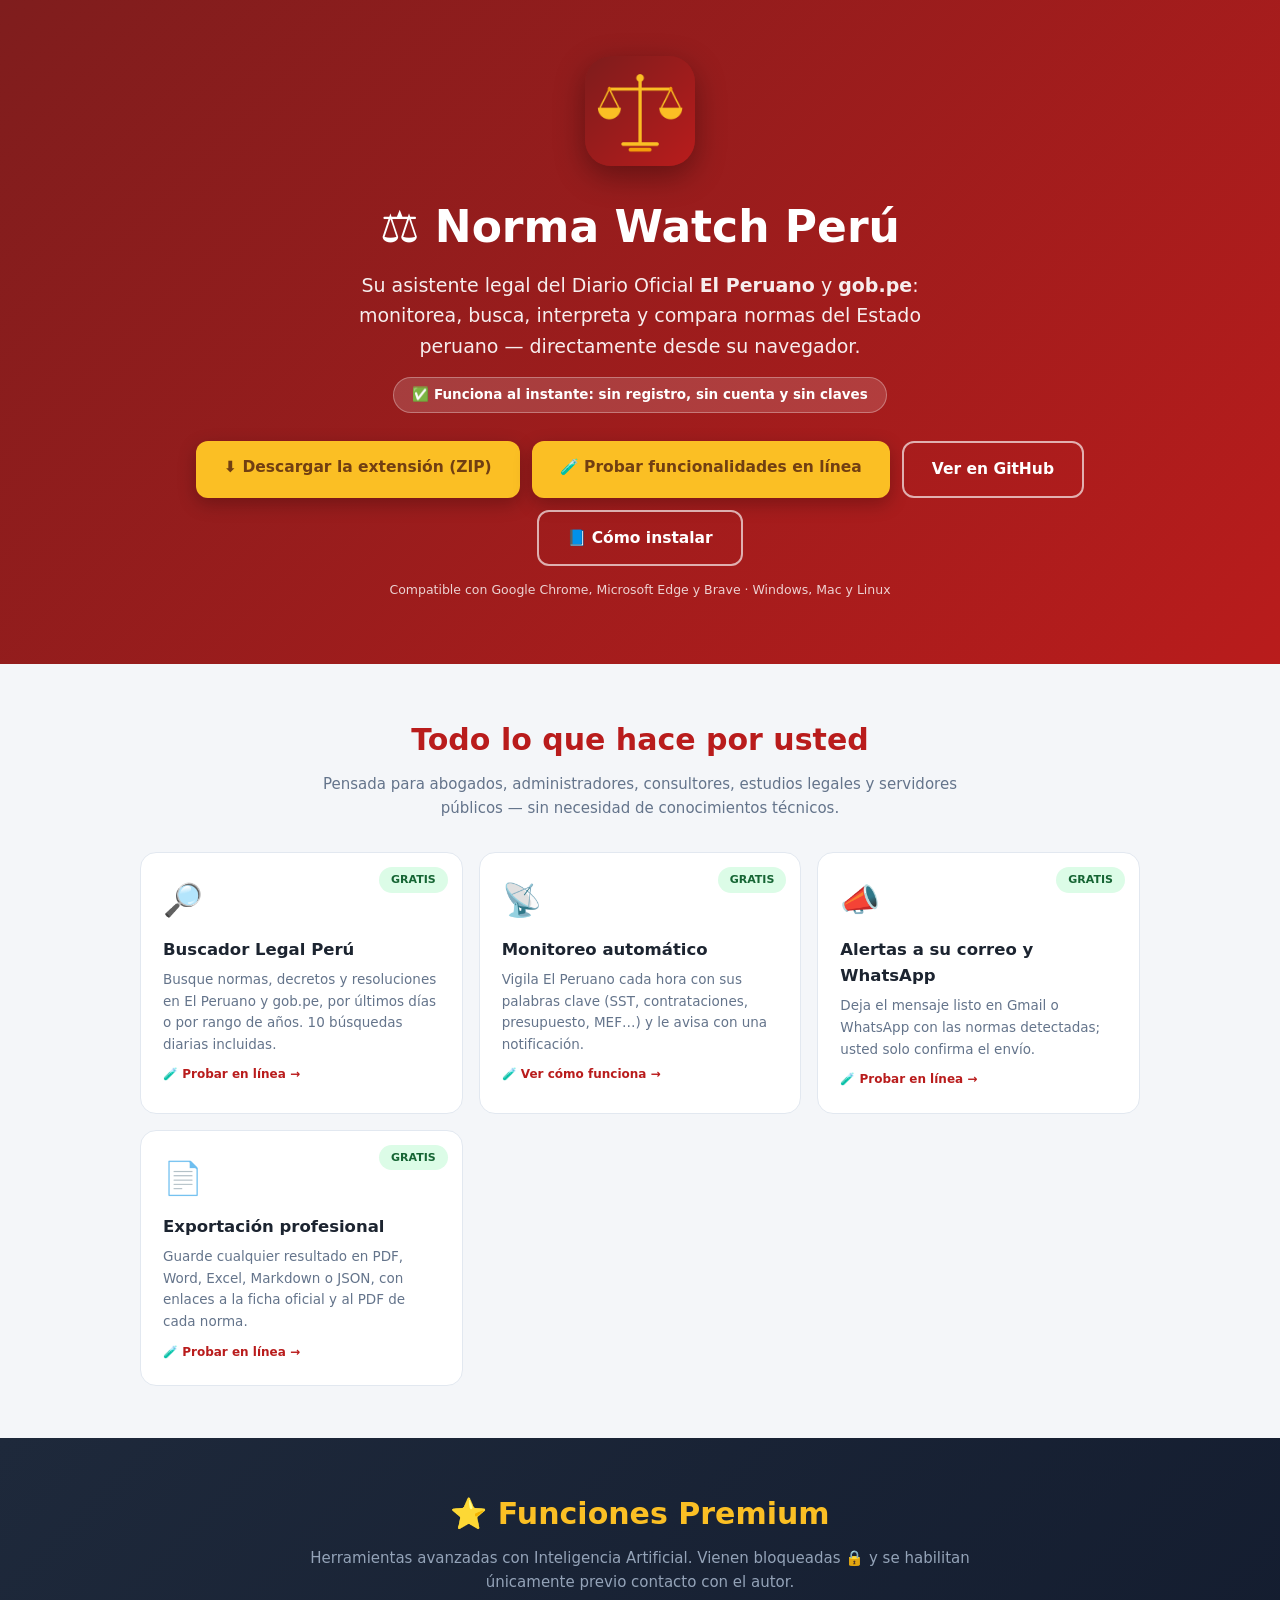
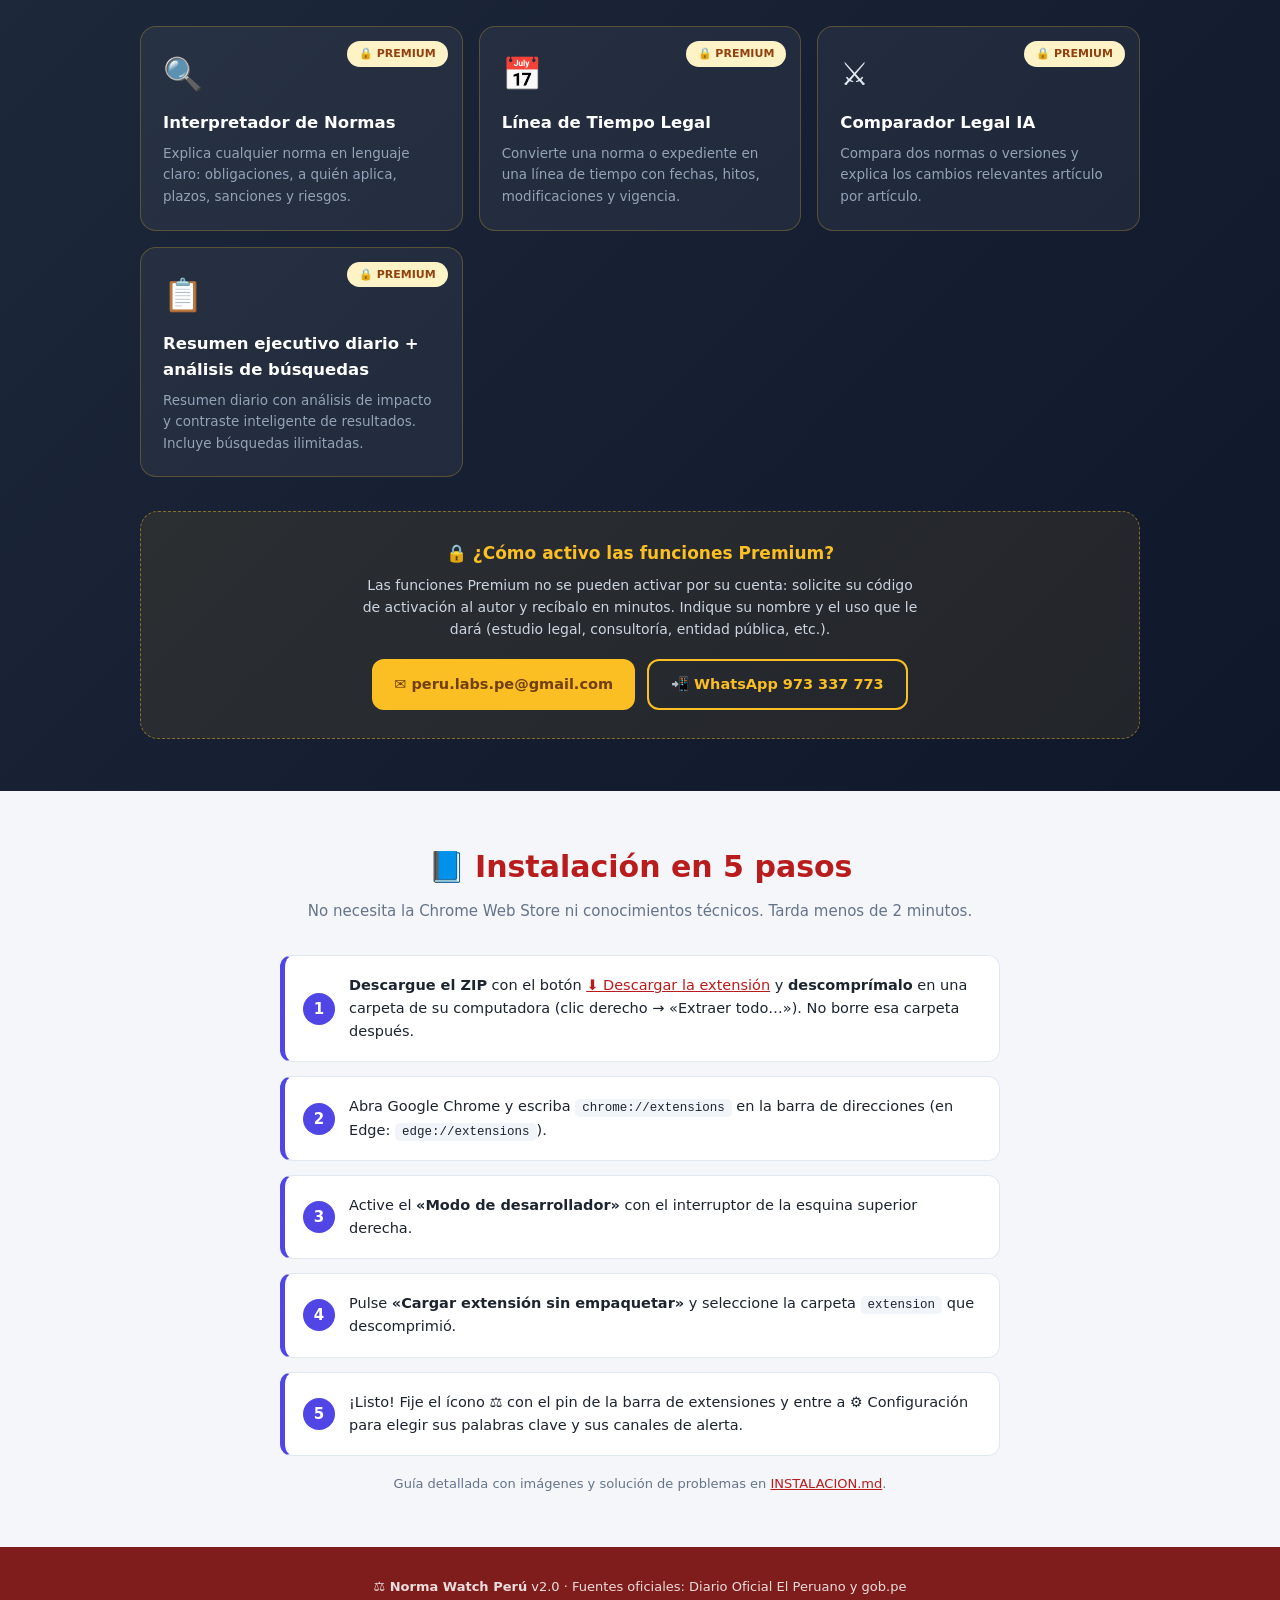
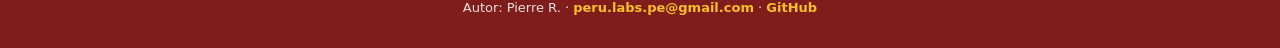
<file: index.html>
<!DOCTYPE html>
<html lang="es">
<head>
  <meta charset="UTF-8" />
  <meta name="viewport" content="width=device-width, initial-scale=1" />
  <title>Norma Watch Perú — Su asistente legal del Diario Oficial</title>
  <meta name="description" content="Norma Watch Perú: monitorea El Peruano y gob.pe, busca normas y jurisprudencia, recibe alertas y exporta a PDF, Word, Excel y más. Gratis, sin registro y sin claves." />
  <link rel="icon" type="image/png" sizes="32x32" href="favicon.png" />
  <link rel="icon" type="image/png" sizes="192x192" href="favicon-192.png" />
  <link rel="apple-touch-icon" href="apple-touch-icon.png" />
  <meta property="og:title" content="Norma Watch Perú" />
  <meta property="og:description" content="Monitorea, busca y analiza normas del Estado peruano desde su navegador." />
  <meta property="og:image" content="logo.png" />
  <style>
    :root {
      --granate-1: #7f1d1d;
      --granate-2: #b91c1c;
      --dorado: #fbbf24;
      --dorado-osc: #b45309;
      --tinta: #1c2430;
      --gris: #64748b;
      --fondo: #f4f6f9;
      --borde: #e2e8f0;
      --indigo: #4f46e5;
    }
    * { box-sizing: border-box; margin: 0; padding: 0; }
    html { scroll-behavior: smooth; }
    body { font-family: "Segoe UI", system-ui, -apple-system, sans-serif; color: var(--tinta); background: var(--fondo); line-height: 1.6; }
    img { max-width: 100%; }
    a { color: var(--granate-2); }

    .contenedor { max-width: 1040px; margin: 0 auto; padding: 0 20px; }

    /* ---------- hero ---------- */
    .hero { background: linear-gradient(135deg, var(--granate-1), var(--granate-2)); color: #fff; padding: 56px 0 64px; text-align: center; }
    .hero img.logo { width: 110px; height: 110px; border-radius: 26px; box-shadow: 0 10px 30px rgba(0,0,0,.35); }
    .hero h1 { font-size: clamp(28px, 5vw, 44px); margin: 18px 0 8px; }
    .hero p.lema { font-size: clamp(15px, 2.5vw, 19px); opacity: .92; max-width: 640px; margin: 0 auto 10px; }
    .cinta { display: inline-block; background: rgba(255,255,255,.15); border: 1px solid rgba(255,255,255,.3); border-radius: 30px; padding: 6px 18px; font-size: 13.5px; font-weight: 600; margin-top: 6px; }
    .botones { display: flex; flex-wrap: wrap; gap: 12px; justify-content: center; margin-top: 28px; }
    .btn { display: inline-block; border-radius: 12px; padding: 14px 28px; font-size: 15.5px; font-weight: 700; text-decoration: none; transition: transform .15s, box-shadow .15s; }
    .btn:hover { transform: translateY(-2px); }
    .btn-dorado { background: var(--dorado); color: #713f12; box-shadow: 0 6px 18px rgba(0,0,0,.25); }
    .btn-borde { background: transparent; color: #fff; border: 2px solid rgba(255,255,255,.65); }
    .hero small { display: block; margin-top: 14px; font-size: 12.5px; opacity: .8; }

    /* ---------- secciones ---------- */
    section { padding: 52px 0; }
    section h2 { font-size: clamp(22px, 3.5vw, 30px); color: var(--granate-2); text-align: center; margin-bottom: 8px; }
    section p.intro { text-align: center; color: var(--gris); max-width: 680px; margin: 0 auto 32px; font-size: 15px; }

    .tarjetas { display: grid; grid-template-columns: repeat(auto-fit, minmax(250px, 1fr)); gap: 16px; }
    .tarjeta { background: #fff; border: 1px solid var(--borde); border-radius: 16px; padding: 22px; position: relative; display: block; color: inherit; text-decoration: none; }
    a.tarjeta:hover { border-color: var(--granate-2); box-shadow: 0 4px 16px rgba(185,28,28,.12); }
    .probar-chip { display: inline-block; margin-top: 10px; font-size: 12px; font-weight: 800; color: var(--granate-2); }
    .tarjeta .ico { font-size: 32px; display: block; margin-bottom: 10px; }
    .tarjeta h3 { font-size: 16.5px; margin-bottom: 6px; }
    .tarjeta p { font-size: 13.5px; color: var(--gris); }
    .sello { position: absolute; top: 14px; right: 14px; font-size: 11px; font-weight: 800; border-radius: 20px; padding: 4px 12px; }
    .sello.gratis { background: #dcfce7; color: #166534; }
    .sello.premium { background: #fef3c7; color: #92400e; }

    /* ---------- premium ---------- */
    .zona-premium { background: linear-gradient(135deg, #1e293b, #0f172a); color: #e2e8f0; }
    .zona-premium h2 { color: var(--dorado); }
    .zona-premium p.intro { color: #94a3b8; }
    .zona-premium .tarjeta { background: rgba(255,255,255,.05); border: 1px solid rgba(251,191,36,.25); }
    .zona-premium .tarjeta h3 { color: #fff; }
    .zona-premium .tarjeta p { color: #94a3b8; }
    .candado-grande { text-align: center; margin-top: 34px; background: rgba(251,191,36,.08); border: 1px dashed rgba(251,191,36,.45); border-radius: 18px; padding: 28px 22px; }
    .candado-grande b { color: var(--dorado); font-size: 17px; display: block; margin-bottom: 6px; }
    .candado-grande p { font-size: 14px; color: #cbd5e1; max-width: 560px; margin: 0 auto 18px; }
    .contactos { display: flex; flex-wrap: wrap; gap: 12px; justify-content: center; }
    .contactos a { display: inline-flex; align-items: center; gap: 8px; background: var(--dorado); color: #713f12; border-radius: 12px; padding: 12px 22px; font-size: 14.5px; font-weight: 800; text-decoration: none; }
    .contactos a.sec { background: transparent; color: var(--dorado); border: 2px solid var(--dorado); }

    /* ---------- instalación ---------- */
    .pasos { max-width: 720px; margin: 0 auto; counter-reset: paso; }
    .paso { background: #fff; border: 1px solid var(--borde); border-left: 5px solid var(--indigo); border-radius: 12px; padding: 18px 20px 18px 64px; margin-bottom: 14px; position: relative; font-size: 14.5px; }
    .paso::before { counter-increment: paso; content: counter(paso); position: absolute; left: 18px; top: 50%; transform: translateY(-50%); width: 32px; height: 32px; border-radius: 50%; background: var(--indigo); color: #fff; font-weight: 800; display: flex; align-items: center; justify-content: center; font-size: 15px; }
    .paso code { background: #f1f5f9; border-radius: 5px; padding: 2px 7px; font-size: 12.5px; }
    .nota-instal { text-align: center; font-size: 13px; color: var(--gris); margin-top: 18px; }

    /* ---------- footer ---------- */
    footer { background: var(--granate-1); color: rgba(255,255,255,.85); text-align: center; padding: 30px 20px; font-size: 13px; }
    footer a { color: var(--dorado); text-decoration: none; font-weight: 700; }

    @media (max-width: 560px) {
      .hero { padding: 40px 0 48px; }
      .btn { width: 100%; text-align: center; }
      .contactos a { width: 100%; justify-content: center; }
      .paso { padding-left: 58px; }
    }
  </style>
</head>
<body>

  <!-- ================= HERO ================= -->
  <header class="hero">
    <div class="contenedor">
      <img class="logo" src="logo.png" alt="Logo de Norma Watch Perú: balanza dorada sobre fondo granate" />
      <h1>⚖️ Norma Watch Perú</h1>
      <p class="lema">Su asistente legal del Diario Oficial <b>El Peruano</b> y <b>gob.pe</b>: monitorea, busca, interpreta y compara normas del Estado peruano — directamente desde su navegador.</p>
      <span class="cinta">✅ Funciona al instante: sin registro, sin cuenta y sin claves</span>
      <div class="botones">
        <a class="btn btn-dorado" href="descargas/norma-watch-peru.zip" download>⬇️ Descargar la extensión (ZIP)</a>
        <a class="btn btn-dorado" href="probar.html">🧪 Probar funcionalidades en línea</a>
        <a class="btn btn-borde" href="https://github.com/oprbguitar/Norma-watch" target="_blank" rel="noopener">Ver en GitHub</a>
        <a class="btn btn-borde" href="#instalacion">📘 Cómo instalar</a>
      </div>
      <small>Compatible con Google Chrome, Microsoft Edge y Brave · Windows, Mac y Linux</small>
    </div>
  </header>

  <!-- ================= FUNCIONES GRATIS ================= -->
  <section id="funciones">
    <div class="contenedor">
      <h2>Todo lo que hace por usted</h2>
      <p class="intro">Pensada para abogados, administradores, consultores, estudios legales y servidores públicos — sin necesidad de conocimientos técnicos.</p>
      <div class="tarjetas">
        <a class="tarjeta" href="probar.html#buscador">
          <span class="sello gratis">GRATIS</span>
          <span class="ico">🔎</span>
          <h3>Buscador Legal Perú</h3>
          <p>Busque normas, decretos y resoluciones en El Peruano y gob.pe, por últimos días o por rango de años. 10 búsquedas diarias incluidas.</p>
          <span class="probar-chip">🧪 Probar en línea →</span>
        </a>
        <a class="tarjeta" href="probar.html#monitoreo">
          <span class="sello gratis">GRATIS</span>
          <span class="ico">📡</span>
          <h3>Monitoreo automático</h3>
          <p>Vigila El Peruano cada hora con sus palabras clave (SST, contrataciones, presupuesto, MEF…) y le avisa con una notificación.</p>
          <span class="probar-chip">🧪 Ver cómo funciona →</span>
        </a>
        <a class="tarjeta" href="probar.html#alertas">
          <span class="sello gratis">GRATIS</span>
          <span class="ico">📣</span>
          <h3>Alertas a su correo y WhatsApp</h3>
          <p>Deja el mensaje listo en Gmail o WhatsApp con las normas detectadas; usted solo confirma el envío.</p>
          <span class="probar-chip">🧪 Probar en línea →</span>
        </a>
        <a class="tarjeta" href="probar.html#exportar">
          <span class="sello gratis">GRATIS</span>
          <span class="ico">📄</span>
          <h3>Exportación profesional</h3>
          <p>Guarde cualquier resultado en PDF, Word, Excel, Markdown o JSON, con enlaces a la ficha oficial y al PDF de cada norma.</p>
          <span class="probar-chip">🧪 Probar en línea →</span>
        </a>
      </div>
    </div>
  </section>

  <!-- ================= PREMIUM (BLOQUEADO) ================= -->
  <section class="zona-premium" id="premium">
    <div class="contenedor">
      <h2>⭐ Funciones Premium</h2>
      <p class="intro">Herramientas avanzadas con Inteligencia Artificial. Vienen bloqueadas 🔒 y se habilitan únicamente previo contacto con el autor.</p>
      <div class="tarjetas">
        <div class="tarjeta">
          <span class="sello premium">🔒 PREMIUM</span>
          <span class="ico">🔍</span>
          <h3>Interpretador de Normas</h3>
          <p>Explica cualquier norma en lenguaje claro: obligaciones, a quién aplica, plazos, sanciones y riesgos.</p>
        </div>
        <div class="tarjeta">
          <span class="sello premium">🔒 PREMIUM</span>
          <span class="ico">📅</span>
          <h3>Línea de Tiempo Legal</h3>
          <p>Convierte una norma o expediente en una línea de tiempo con fechas, hitos, modificaciones y vigencia.</p>
        </div>
        <div class="tarjeta">
          <span class="sello premium">🔒 PREMIUM</span>
          <span class="ico">⚔️</span>
          <h3>Comparador Legal IA</h3>
          <p>Compara dos normas o versiones y explica los cambios relevantes artículo por artículo.</p>
        </div>
        <div class="tarjeta">
          <span class="sello premium">🔒 PREMIUM</span>
          <span class="ico">📋</span>
          <h3>Resumen ejecutivo diario + análisis de búsquedas</h3>
          <p>Resumen diario con análisis de impacto y contraste inteligente de resultados. Incluye búsquedas ilimitadas.</p>
        </div>
      </div>
      <div class="candado-grande">
        <b>🔒 ¿Cómo activo las funciones Premium?</b>
        <p>Las funciones Premium no se pueden activar por su cuenta: solicite su código de activación al autor y recíbalo en minutos. Indique su nombre y el uso que le dará (estudio legal, consultoría, entidad pública, etc.).</p>
        <div class="contactos">
          <a href="mailto:peru.labs.pe@gmail.com?subject=Solicito%20activaci%C3%B3n%20Premium%20de%20Norma%20Watch%20Per%C3%BA">✉️ peru.labs.pe@gmail.com</a>
          <a class="sec" href="https://wa.me/51973337773?text=Hola%2C%20quiero%20activar%20Premium%20en%20Norma%20Watch%20Per%C3%BA" target="_blank" rel="noopener">📲 WhatsApp 973 337 773</a>
        </div>
      </div>
    </div>
  </section>

  <!-- ================= INSTALACIÓN ================= -->
  <section id="instalacion">
    <div class="contenedor">
      <h2>📘 Instalación en 5 pasos</h2>
      <p class="intro">No necesita la Chrome Web Store ni conocimientos técnicos. Tarda menos de 2 minutos.</p>
      <div class="pasos">
        <div class="paso"><b>Descargue el ZIP</b> con el botón <a href="descargas/norma-watch-peru.zip" download>⬇️ Descargar la extensión</a> y <b>descomprímalo</b> en una carpeta de su computadora (clic derecho → «Extraer todo…»). No borre esa carpeta después.</div>
        <div class="paso">Abra Google Chrome y escriba <code>chrome://extensions</code> en la barra de direcciones (en Edge: <code>edge://extensions</code>).</div>
        <div class="paso">Active el <b>«Modo de desarrollador»</b> con el interruptor de la esquina superior derecha.</div>
        <div class="paso">Pulse <b>«Cargar extensión sin empaquetar»</b> y seleccione la carpeta <code>extension</code> que descomprimió.</div>
        <div class="paso">¡Listo! Fije el ícono ⚖️ con el pin de la barra de extensiones y entre a ⚙️ Configuración para elegir sus palabras clave y sus canales de alerta.</div>
      </div>
      <p class="nota-instal">Guía detallada con imágenes y solución de problemas en <a href="https://github.com/oprbguitar/Norma-watch/blob/main/INSTALACION.md" target="_blank" rel="noopener">INSTALACION.md</a>.</p>
    </div>
  </section>

  <!-- ================= FOOTER ================= -->
  <footer>
    <p><b>⚖️ Norma Watch Perú</b> v2.0 · Fuentes oficiales: Diario Oficial El Peruano y gob.pe</p>
    <p>Autor: Pierre R. · <a href="mailto:peru.labs.pe@gmail.com">peru.labs.pe@gmail.com</a> · <a href="https://github.com/oprbguitar/Norma-watch" target="_blank" rel="noopener">GitHub</a></p>
  </footer>

</body>
</html>
</file>
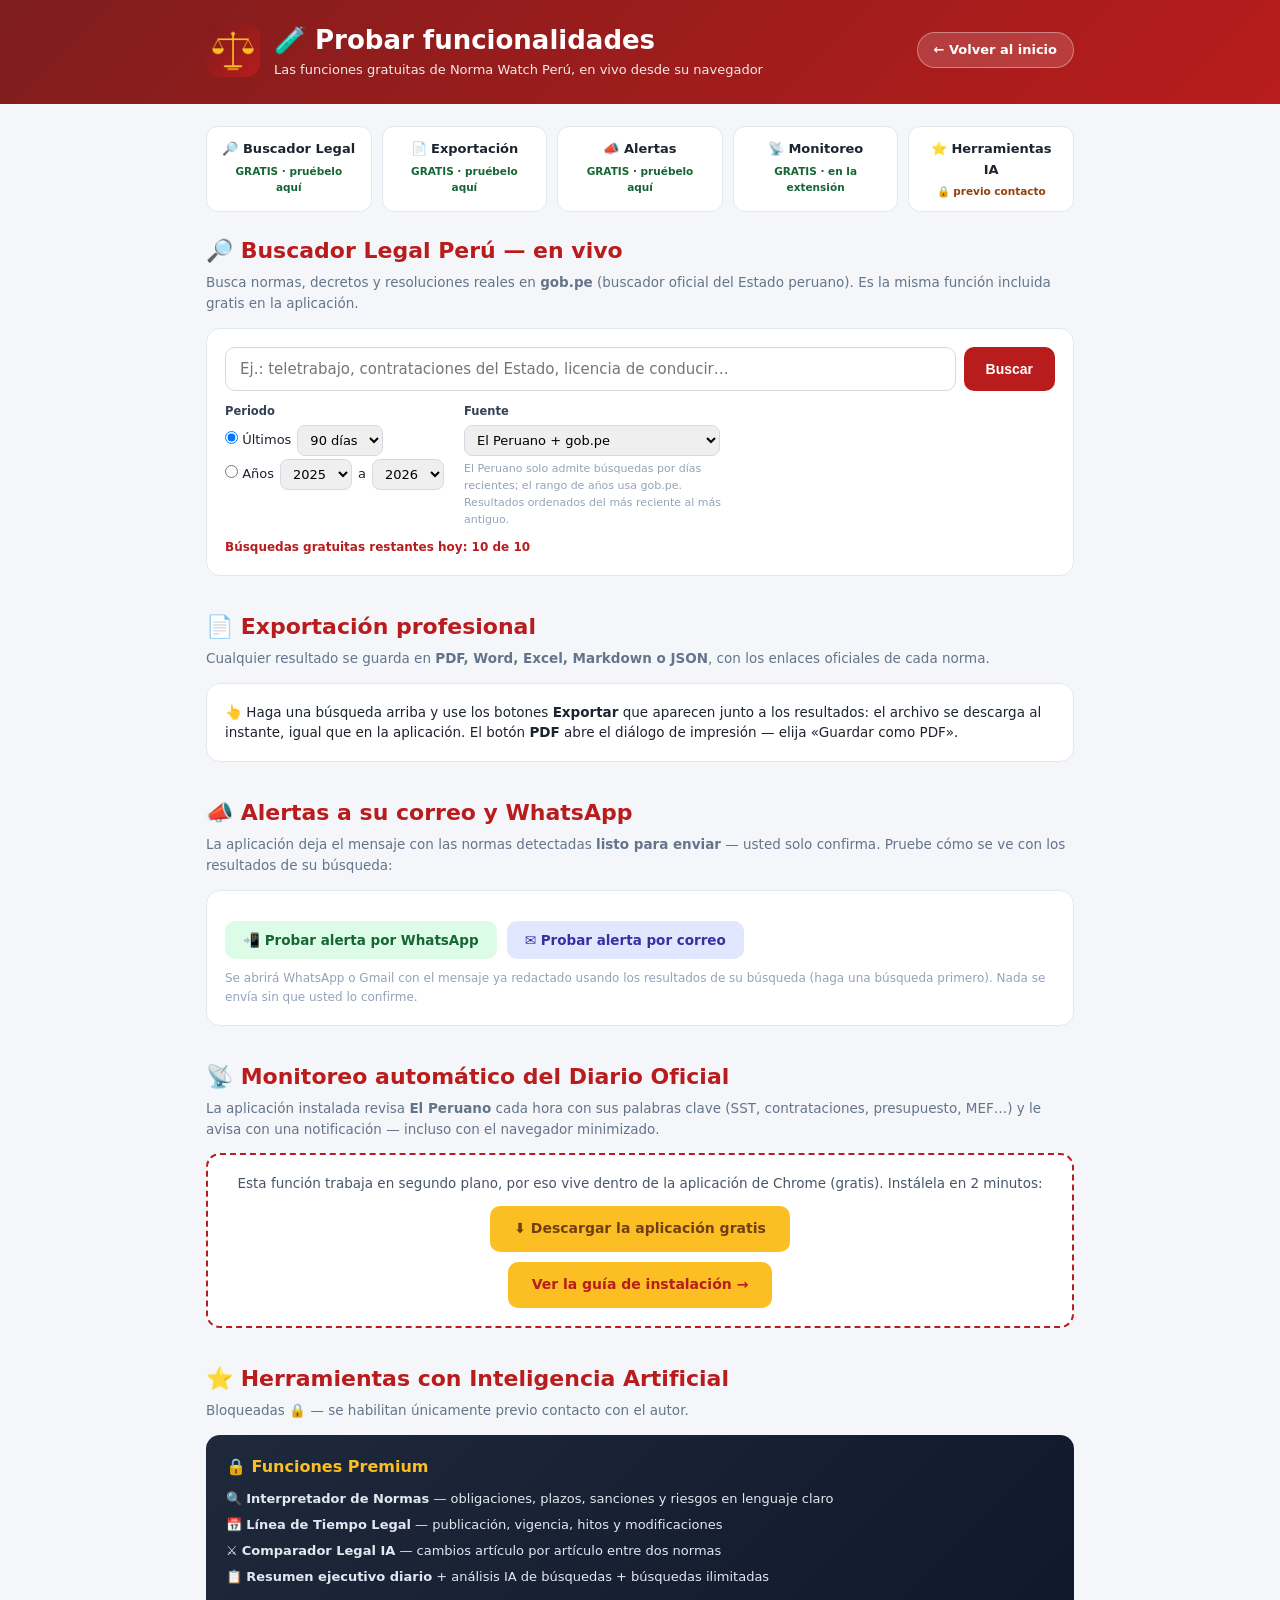
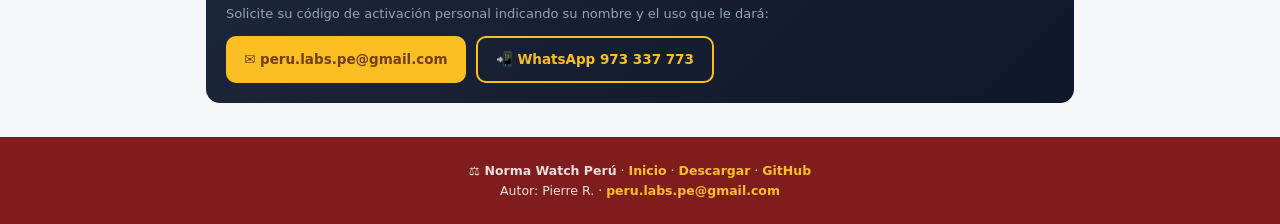
<file: probar.html>
<!DOCTYPE html>
<html lang="es">
<head>
  <meta charset="UTF-8" />
  <meta name="viewport" content="width=device-width, initial-scale=1" />
  <title>Probar funcionalidades — Norma Watch Perú</title>
  <meta name="description" content="Pruebe en línea las funciones gratuitas de Norma Watch Perú: buscador legal de normas del Estado peruano, exportación y alertas." />
  <link rel="icon" type="image/png" sizes="32x32" href="favicon.png" />
  <link rel="icon" type="image/png" sizes="192x192" href="favicon-192.png" />
  <link rel="apple-touch-icon" href="apple-touch-icon.png" />
  <style>
    :root {
      --granate-1: #7f1d1d;
      --granate-2: #b91c1c;
      --dorado: #fbbf24;
      --tinta: #1c2430;
      --gris: #64748b;
      --fondo: #f4f6f9;
      --borde: #e2e8f0;
      --indigo: #4f46e5;
    }
    * { box-sizing: border-box; margin: 0; padding: 0; }
    html { scroll-behavior: smooth; }
    body { font-family: "Segoe UI", system-ui, -apple-system, sans-serif; color: var(--tinta); background: var(--fondo); line-height: 1.55; }
    a { color: var(--granate-2); }
    .contenedor { max-width: 900px; margin: 0 auto; padding: 0 16px; }

    /* ---------- cabecera ---------- */
    .cab { background: linear-gradient(135deg, var(--granate-1), var(--granate-2)); color: #fff; padding: 20px 0 24px; }
    .cab-fila { display: flex; align-items: center; gap: 14px; flex-wrap: wrap; }
    .cab img { width: 54px; height: 54px; border-radius: 14px; }
    .cab h1 { font-size: clamp(19px, 4vw, 26px); }
    .cab p { font-size: 13px; opacity: .9; }
    .cab a.volver { color: #fff; font-size: 13px; font-weight: 700; text-decoration: none; background: rgba(255,255,255,.15); border: 1px solid rgba(255,255,255,.35); border-radius: 20px; padding: 7px 16px; margin-left: auto; }

    /* ---------- menú de funciones ---------- */
    .menu-func { display: grid; grid-template-columns: repeat(auto-fit, minmax(160px, 1fr)); gap: 10px; margin: 22px 0; }
    .menu-func a { display: block; background: #fff; border: 1px solid var(--borde); border-radius: 12px; padding: 12px 14px; text-decoration: none; color: var(--tinta); font-size: 13px; font-weight: 700; text-align: center; }
    .menu-func a:hover { border-color: var(--granate-2); }
    .menu-func a small { display: block; font-weight: 600; font-size: 10.5px; margin-top: 3px; }
    .menu-func a small.ok { color: #166534; }
    .menu-func a small.lock { color: #92400e; }

    section { margin-bottom: 34px; scroll-margin-top: 12px; }
    section > h2 { font-size: clamp(18px, 3vw, 22px); color: var(--granate-2); margin-bottom: 4px; }
    section > p.desc { font-size: 13.5px; color: var(--gris); margin-bottom: 14px; }
    .panel { background: #fff; border: 1px solid var(--borde); border-radius: 14px; padding: 18px; }

    /* ---------- buscador ---------- */
    .fila-buscar { display: flex; gap: 8px; }
    .fila-buscar input { flex: 1; border: 1px solid #d4dae3; border-radius: 10px; padding: 12px 14px; font-size: 15px; font-family: inherit; min-width: 0; }
    .btn { background: var(--granate-2); color: #fff; border: none; border-radius: 10px; padding: 12px 22px; font-size: 14px; font-weight: 700; cursor: pointer; }
    .btn:hover { background: #991b1b; }
    .btn:disabled { opacity: .55; cursor: wait; }
    .opciones { display: flex; gap: 20px; flex-wrap: wrap; margin-top: 12px; font-size: 13px; }
    .opciones label.tit { display: block; font-size: 11.5px; font-weight: 800; color: #334155; margin-bottom: 4px; }
    .opciones select { border: 1px solid #d4dae3; border-radius: 8px; padding: 6px 8px; font-size: 13px; font-family: inherit; }
    .opciones .radios { display: flex; align-items: center; gap: 6px; margin: 3px 0; }
    .contador { font-size: 12px; font-weight: 700; color: var(--granate-2); margin-top: 10px; }

    .estado { margin-top: 12px; padding: 10px 12px; border-radius: 10px; background: #fef3c7; border: 1px solid #fcd34d; font-size: 13px; display: none; }
    .estado.error { background: #fee2e2; border-color: #fca5a5; }
    .estado.ok { background: #dcfce7; border-color: #86efac; }

    .barra-res { display: flex; align-items: center; justify-content: space-between; gap: 8px; flex-wrap: wrap; margin: 16px 0 10px; }
    .barra-res b { font-size: 14px; }
    .exporta { font-size: 12px; color: var(--gris); display: inline-flex; align-items: center; gap: 5px; flex-wrap: wrap; }
    .exporta button { background: #fff; border: 1px solid #d4dae3; border-radius: 7px; padding: 5px 10px; font-size: 12px; font-weight: 700; cursor: pointer; color: #334155; font-family: inherit; }
    .exporta button:hover { border-color: var(--granate-2); color: var(--granate-2); }

    .norma { background: #fff; border: 1px solid var(--borde); border-radius: 12px; padding: 12px 14px; margin-bottom: 9px; }
    .norma .entidad { font-size: 10.5px; font-weight: 800; color: var(--granate-2); text-transform: uppercase; }
    .norma .titulo { font-size: 14px; font-weight: 700; margin: 3px 0; }
    .norma .titulo a { color: var(--tinta); text-decoration: none; }
    .norma .titulo a:hover { color: var(--granate-2); text-decoration: underline; }
    .norma .sumilla { font-size: 12.5px; color: #475569; margin-bottom: 7px; }
    .norma .pie { display: flex; align-items: center; flex-wrap: wrap; gap: 7px; font-size: 11.5px; color: var(--gris); }
    .fuente-badge { background: #f1f5f9; color: #475569; border-radius: 20px; padding: 2px 9px; font-size: 10.5px; font-weight: 700; }
    .norma .pie .enlaces { margin-left: auto; display: flex; gap: 10px; }
    .norma .pie a { color: var(--granate-2); font-weight: 700; text-decoration: none; }
    .vacio { text-align: center; color: #94a3b8; padding: 22px 10px; font-size: 13.5px; }

    /* ---------- alertas ---------- */
    .canales { display: flex; gap: 10px; flex-wrap: wrap; margin-top: 12px; }
    .canales a, .canales button { display: inline-flex; align-items: center; gap: 8px; border-radius: 10px; padding: 11px 18px; font-size: 13.5px; font-weight: 800; text-decoration: none; border: none; cursor: pointer; font-family: inherit; }
    .canal-wa { background: #dcfce7; color: #166534; }
    .canal-mail { background: #e0e7ff; color: #3730a3; }

    /* ---------- premium ---------- */
    .prem { background: linear-gradient(135deg, #1e293b, #0f172a); color: #e2e8f0; border-radius: 14px; padding: 20px; }
    .prem h3 { color: var(--dorado); font-size: 16px; margin-bottom: 6px; }
    .prem p { font-size: 13px; color: #94a3b8; margin-bottom: 12px; }
    .prem ul { list-style: none; margin-bottom: 14px; }
    .prem li { font-size: 13px; padding: 3px 0; }
    .prem .contactos { display: flex; gap: 10px; flex-wrap: wrap; }
    .prem .contactos a { display: inline-flex; align-items: center; gap: 7px; background: var(--dorado); color: #713f12; border-radius: 10px; padding: 11px 18px; font-size: 13.5px; font-weight: 800; text-decoration: none; }
    .prem .contactos a.sec { background: transparent; color: var(--dorado); border: 2px solid var(--dorado); }

    .cta-ext { background: #fff; border: 2px dashed var(--granate-2); border-radius: 14px; padding: 18px; text-align: center; }
    .cta-ext p { font-size: 13.5px; color: #475569; margin-bottom: 12px; }
    .cta-ext a { display: inline-block; background: var(--dorado); color: #713f12; border-radius: 10px; padding: 12px 24px; font-weight: 800; text-decoration: none; font-size: 14px; }

    footer { background: var(--granate-1); color: rgba(255,255,255,.85); text-align: center; padding: 24px 16px; font-size: 12.5px; margin-top: 10px; }
    footer a { color: var(--dorado); text-decoration: none; font-weight: 700; }

    @media (max-width: 560px) {
      .fila-buscar { flex-direction: column; }
      .btn { width: 100%; }
      .norma .pie .enlaces { margin-left: 0; }
    }
    @media print {
      .cab, .menu-func, .fila-buscar, .opciones, .contador, .estado, .exporta, .canales, .prem, .cta-ext, footer, section:not(#buscador) { display: none !important; }
      body { background: #fff; }
      .norma { break-inside: avoid; }
    }
  </style>
</head>
<body>

  <header class="cab">
    <div class="contenedor cab-fila">
      <img src="logo.png" alt="Norma Watch Perú" />
      <div>
        <h1>🧪 Probar funcionalidades</h1>
        <p>Las funciones gratuitas de Norma Watch Perú, en vivo desde su navegador</p>
      </div>
      <a class="volver" href="./">← Volver al inicio</a>
    </div>
  </header>

  <div class="contenedor">

    <!-- ============ MENÚ DE FUNCIONES ============ -->
    <nav class="menu-func">
      <a href="#buscador">🔎 Buscador Legal<small class="ok">GRATIS · pruébelo aquí</small></a>
      <a href="#exportar">📄 Exportación<small class="ok">GRATIS · pruébelo aquí</small></a>
      <a href="#alertas">📣 Alertas<small class="ok">GRATIS · pruébelo aquí</small></a>
      <a href="#monitoreo">📡 Monitoreo<small class="ok">GRATIS · en la extensión</small></a>
      <a href="#premium">⭐ Herramientas IA<small class="lock">🔒 previo contacto</small></a>
    </nav>

    <!-- ============ 🔎 BUSCADOR ============ -->
    <section id="buscador">
      <h2>🔎 Buscador Legal Perú — en vivo</h2>
      <p class="desc">Busca normas, decretos y resoluciones reales en <b>gob.pe</b> (buscador oficial del Estado peruano). Es la misma función incluida gratis en la aplicación.</p>
      <div class="panel">
        <div class="fila-buscar">
          <input id="txtBuscar" type="search" placeholder="Ej.: teletrabajo, contrataciones del Estado, licencia de conducir…" />
          <button id="btnBuscar" class="btn">Buscar</button>
        </div>
        <div class="opciones">
          <div>
            <label class="tit">Periodo</label>
            <div class="radios"><label><input type="radio" name="modo" value="dias" checked /> Últimos</label>
              <select id="selDias">
                <option value="30">30 días</option>
                <option value="60">60 días</option>
                <option value="90" selected>90 días</option>
                <option value="365">1 año</option>
              </select>
            </div>
            <div class="radios"><label><input type="radio" name="modo" value="anios" /> Años</label>
              <select id="selDesde"></select><span>a</span><select id="selHasta"></select>
            </div>
          </div>
          <div>
            <label class="tit">Fuente</label>
            <select id="selFuente">
              <option value="ambas" selected>El Peruano + gob.pe</option>
              <option value="gobpe">Solo gob.pe (todas las entidades)</option>
              <option value="elperuano">Solo El Peruano (diario oficial)</option>
            </select>
            <p style="font-size:11px;color:#94a3b8;max-width:280px;margin-top:4px">El Peruano solo admite búsquedas por días recientes; el rango de años usa gob.pe. Resultados ordenados del más reciente al más antiguo.</p>
          </div>
        </div>
        <p class="contador" id="contador"></p>
        <div class="estado" id="estado"></div>
      </div>

      <div id="resultados" hidden>
        <div class="barra-res">
          <b id="lblRes"></b>
          <span class="exporta">Ver:
            <select id="selVer" style="border:1px solid #d4dae3;border-radius:7px;padding:4px 6px;font-size:12px;font-family:inherit">
              <option value="10" selected>10</option>
              <option value="50">50</option>
              <option value="100">100</option>
            </select>
          </span>
          <span class="exporta" id="zonaExporta">Exportar:
            <button data-exp="pdf">PDF</button><button data-exp="word">Word</button><button data-exp="excel">Excel</button><button data-exp="md">MD</button><button data-exp="json">JSON</button>
          </span>
        </div>
        <div id="lista"></div>
      </div>
    </section>

    <!-- ============ 📄 EXPORTACIÓN ============ -->
    <section id="exportar">
      <h2>📄 Exportación profesional</h2>
      <p class="desc">Cualquier resultado se guarda en <b>PDF, Word, Excel, Markdown o JSON</b>, con los enlaces oficiales de cada norma.</p>
      <div class="panel">
        <p style="font-size:13.5px">👆 Haga una búsqueda arriba y use los botones <b>Exportar</b> que aparecen junto a los resultados: el archivo se descarga al instante, igual que en la aplicación. El botón <b>PDF</b> abre el diálogo de impresión — elija «Guardar como PDF».</p>
      </div>
    </section>

    <!-- ============ 📣 ALERTAS ============ -->
    <section id="alertas">
      <h2>📣 Alertas a su correo y WhatsApp</h2>
      <p class="desc">La aplicación deja el mensaje con las normas detectadas <b>listo para enviar</b> — usted solo confirma. Pruebe cómo se ve con los resultados de su búsqueda:</p>
      <div class="panel">
        <div class="canales">
          <button class="canal-wa" id="btnWa">📲 Probar alerta por WhatsApp</button>
          <button class="canal-mail" id="btnMail">✉️ Probar alerta por correo</button>
        </div>
        <p style="font-size:12px;color:#94a3b8;margin-top:10px">Se abrirá WhatsApp o Gmail con el mensaje ya redactado usando los resultados de su búsqueda (haga una búsqueda primero). Nada se envía sin que usted lo confirme.</p>
      </div>
    </section>

    <!-- ============ 📡 MONITOREO ============ -->
    <section id="monitoreo">
      <h2>📡 Monitoreo automático del Diario Oficial</h2>
      <p class="desc">La aplicación instalada revisa <b>El Peruano</b> cada hora con sus palabras clave (SST, contrataciones, presupuesto, MEF…) y le avisa con una notificación — incluso con el navegador minimizado.</p>
      <div class="cta-ext">
        <p>Esta función trabaja en segundo plano, por eso vive dentro de la aplicación de Chrome (gratis). Instálela en 2 minutos:</p>
        <a href="descargas/norma-watch-peru.zip" download>⬇️ Descargar la aplicación gratis</a>
        <p style="margin:10px 0 0"><a href="./#instalacion" style="color:var(--granate-2);font-weight:700">Ver la guía de instalación →</a></p>
      </div>
    </section>

    <!-- ============ ⭐ PREMIUM ============ -->
    <section id="premium">
      <h2>⭐ Herramientas con Inteligencia Artificial</h2>
      <p class="desc">Bloqueadas 🔒 — se habilitan únicamente previo contacto con el autor.</p>
      <div class="prem">
        <h3>🔒 Funciones Premium</h3>
        <ul>
          <li>🔍 <b>Interpretador de Normas</b> — obligaciones, plazos, sanciones y riesgos en lenguaje claro</li>
          <li>📅 <b>Línea de Tiempo Legal</b> — publicación, vigencia, hitos y modificaciones</li>
          <li>⚔️ <b>Comparador Legal IA</b> — cambios artículo por artículo entre dos normas</li>
          <li>📋 <b>Resumen ejecutivo diario</b> + análisis IA de búsquedas + búsquedas ilimitadas</li>
        </ul>
        <p>Solicite su código de activación personal indicando su nombre y el uso que le dará:</p>
        <div class="contactos">
          <a href="mailto:peru.labs.pe@gmail.com?subject=Solicito%20activaci%C3%B3n%20Premium%20de%20Norma%20Watch%20Per%C3%BA">✉️ peru.labs.pe@gmail.com</a>
          <a class="sec" href="https://wa.me/51973337773?text=Hola%2C%20quiero%20activar%20Premium%20en%20Norma%20Watch%20Per%C3%BA" target="_blank" rel="noopener">📲 WhatsApp 973 337 773</a>
        </div>
      </div>
    </section>

  </div>

  <footer>
    <p><b>⚖️ Norma Watch Perú</b> · <a href="./">Inicio</a> · <a href="descargas/norma-watch-peru.zip">Descargar</a> · <a href="https://github.com/oprbguitar/Norma-watch" target="_blank" rel="noopener">GitHub</a></p>
    <p>Autor: Pierre R. · <a href="mailto:peru.labs.pe@gmail.com">peru.labs.pe@gmail.com</a></p>
  </footer>

<script>
// ============================================================
// Demo en vivo del Buscador Legal Perú (fuente: gob.pe)
// ============================================================
const $ = (id) => document.getElementById(id);
const LIMITE_DIA = 10;

let resultadosBusqueda = [];

// selector de años (2001 → actual)
const anioActual = new Date().getFullYear();
for (const sel of [$("selDesde"), $("selHasta")]) {
  for (let a = anioActual; a >= 2001; a--) {
    const op = document.createElement("option");
    op.value = a; op.textContent = a;
    sel.appendChild(op);
  }
}
$("selDesde").value = anioActual - 1;
$("selHasta").value = anioActual;

// ---------- contador 10 búsquedas/día (igual que la app) ----------
function contadorHoy() {
  const hoy = new Date().toISOString().slice(0, 10);
  let c = {};
  try { c = JSON.parse(localStorage.getItem("nwDemoBusquedas") || "{}"); } catch {}
  return c.fecha === hoy ? c.n : 0;
}
function consumirBusqueda() {
  const n = contadorHoy();
  if (n >= LIMITE_DIA) return false;
  localStorage.setItem("nwDemoBusquedas", JSON.stringify({ fecha: new Date().toISOString().slice(0, 10), n: n + 1 }));
  return true;
}
function pintarContador() {
  $("contador").textContent = `Búsquedas gratuitas restantes hoy: ${Math.max(0, LIMITE_DIA - contadorHoy())} de ${LIMITE_DIA}`;
}
pintarContador();

function estado(msg, clase = "") {
  const e = $("estado");
  e.style.display = msg ? "block" : "none";
  e.textContent = msg || "";
  e.className = "estado " + clase;
}

const sinTags = (s) => { const d = document.createElement("div"); d.innerHTML = s || ""; return d.textContent.replace(/\s+/g, " ").trim(); };
const fmtGob = (d) => `${String(d.getDate()).padStart(2, "0")}-${String(d.getMonth() + 1).padStart(2, "0")}-${d.getFullYear()}`;
const fmtPe = (d) => `${String(d.getDate()).padStart(2, "0")}/${String(d.getMonth() + 1).padStart(2, "0")}/${d.getFullYear()}`;
const fmtUS = (d) => `${String(d.getMonth() + 1).padStart(2, "0")}/${String(d.getDate()).padStart(2, "0")}/${d.getFullYear()}`;
const norm = (s) => (s || "").normalize("NFD").replace(/[\u0300-\u036f]/g, "").toLowerCase();
function fechaMs(f) {
  const m = (f || "").match(/(\d{1,2})[\/-](\d{1,2})[\/-](\d{4})/);
  return m ? new Date(+m[3], +m[2] - 1, +m[1]).getTime() : 0;
}

// ---------- conexión a gob.pe con puentes CORS de respaldo ----------
async function fetchJson(url) {
  const intentos = [
    url,
    "https://api.allorigins.win/raw?url=" + encodeURIComponent(url),
    "https://corsproxy.io/?url=" + encodeURIComponent(url)
  ];
  let ultimoErr = null;
  for (const u of intentos) {
    try {
      const resp = await fetch(u, { headers: { Accept: "application/json" } });
      if (!resp.ok) { ultimoErr = new Error("HTTP " + resp.status); continue; }
      return await resp.json();
    } catch (e) { ultimoErr = e; }
  }
  throw ultimoErr || new Error("Sin conexión");
}

async function buscarGobPe(term, desde, hasta) {
  const resultados = [];
  for (const p of [1, 2, 3, 4, 5]) {
    const url =
      "https://www.gob.pe/busquedas.json?contenido%5B%5D=normas&term=" + encodeURIComponent(term) +
      "&desde=" + fmtGob(desde) + "&hasta=" + fmtGob(hasta) + (p > 1 ? "&sheet=" + p : "");
    const data = await fetchJson(url);
    const items = data?.data?.attributes?.results || [];
    for (const r of items) {
      const href = (r.url || "").match(/href="([^"]+)"/)?.[1] || "";
      resultados.push({
        entidad: sinTags(r.content_sub_title_card) || "Entidad del Estado",
        titulo: sinTags(r.url) || r.name_with_parent || "Norma",
        sumilla: sinTags(r.content) || sinTags(r.subject) || "",
        fecha: r.publication || "",
        urlFicha: href ? "https://www.gob.pe" + href : "",
        urlPdf: r.action_url || "",
        fuente: "gob.pe"
      });
    }
    if (items.length < 25) break;
  }
  return resultados;
}

// ---------- fuente 2: El Peruano (diario oficial) vía puente CORS ----------
async function fetchElPeruano(d1, d2) {
  const destino = "https://diariooficial.elperuano.pe/Normas/Filtro?dateparam=" + encodeURIComponent(fmtUS(d2) + " 00:00:00");
  const body = new URLSearchParams({ cddesde: fmtPe(d1), cdhasta: fmtPe(d2) });
  const intentos = [destino, "https://corsproxy.io/?url=" + encodeURIComponent(destino)];
  let ultimoErr = null;
  for (const u of intentos) {
    try {
      const resp = await fetch(u, { method: "POST", headers: { "X-Requested-With": "XMLHttpRequest" }, body });
      if (!resp.ok) { ultimoErr = new Error("HTTP " + resp.status); continue; }
      return await resp.text();
    } catch (e) { ultimoErr = e; }
  }
  throw ultimoErr || new Error("Sin conexión con El Peruano");
}

async function buscarElPeruano(desde, hasta) {
  // bloques de máx. 15 días (límite del sitio), tope 7 bloques para la demo
  const bloques = [];
  let cursor = new Date(desde);
  while (cursor < hasta && bloques.length < 7) {
    const fin = new Date(Math.min(hasta.getTime(), cursor.getTime() + 14 * 86400000));
    bloques.push([new Date(cursor), fin]);
    cursor = new Date(fin.getTime() + 86400000);
  }
  const listas = await Promise.all(bloques.map(async ([d1, d2]) => parseElPeruano(await fetchElPeruano(d1, d2))));
  return listas.flat();
}

function parseElPeruano(html) {
  const doc = new DOMParser().parseFromString(html, "text/html");
  return [...doc.querySelectorAll("article.edicionesoficiales_articulos")].map((art) => {
    const entidad = art.querySelector("h4")?.textContent.trim() || "SIN ENTIDAD";
    const a = art.querySelector("h5 a");
    const titulo = a?.textContent.trim() || "Norma sin título";
    let urlFicha = a?.getAttribute("href") || "";
    if (urlFicha && !urlFicha.startsWith("http")) urlFicha = "https://diariooficial.elperuano.pe" + urlFicha;
    let fecha = "", sumilla = "";
    art.querySelectorAll("p").forEach((p) => {
      const t = p.textContent.trim();
      const m = t.match(/Fecha\s*:\s*(\d{2}\/\d{2}\/\d{4})/);
      if (m) fecha = m[1];
      else if (t && !sumilla) sumilla = t;
    });
    return { entidad, titulo, sumilla, fecha, urlFicha, urlPdf: "", fuente: "El Peruano" };
  });
}

// ---------- búsqueda ----------
async function buscar() {
  const term = $("txtBuscar").value.trim();
  if (!term) return estado("Escriba un tema o norma para buscar (ej.: teletrabajo).", "error");
  if (!consumirBusqueda()) {
    estado("🔒 Alcanzó las " + LIMITE_DIA + " búsquedas gratuitas de hoy. La versión Premium incluye búsquedas ilimitadas — vea la sección ⭐ más abajo.", "error");
    document.querySelector("#premium").scrollIntoView({ behavior: "smooth" });
    return;
  }
  pintarContador();

  const modoAnios = document.querySelector('input[name="modo"]:checked').value === "anios";
  let desde, hasta;
  if (modoAnios) {
    let a1 = parseInt($("selDesde").value, 10), a2 = parseInt($("selHasta").value, 10);
    if (a1 > a2) [a1, a2] = [a2, a1];
    desde = new Date(a1, 0, 1);
    hasta = new Date(Math.min(Date.now(), new Date(a2, 11, 31).getTime()));
  } else {
    hasta = new Date();
    desde = new Date(Date.now() - parseInt($("selDias").value, 10) * 86400000);
  }

  const fuente = $("selFuente").value;
  const b = $("btnBuscar");
  b.disabled = true;
  estado("🔎 Buscando «" + term + "»…");
  $("resultados").hidden = true;

  try {
    const tareas = [];
    // El Peruano no admite rangos de años: solo se usa en modo días
    if (!modoAnios && (fuente === "ambas" || fuente === "elperuano")) tareas.push(buscarElPeruano(desde, hasta));
    if (fuente === "ambas" || fuente === "gobpe" || modoAnios) tareas.push(buscarGobPe(term, desde, hasta));
    if (modoAnios && fuente === "elperuano") estado("ℹ️ El Peruano solo admite días recientes; el rango de años se busca en gob.pe.");

    const res = await Promise.allSettled(tareas);
    const errores = res.filter((r) => r.status === "rejected").map((r) => r.reason?.message || "error");
    let todos = res.filter((r) => r.status === "fulfilled").flatMap((r) => r.value);
    if (!todos.length && errores.length) throw new Error(errores.join("; "));

    // dedupe por título
    const visto = new Set();
    todos = todos.filter((n) => { const k = norm(n.titulo); if (visto.has(k)) return false; visto.add(k); return true; });

    // filtro estricto: todas las palabras del término deben aparecer
    // (así «ministerio público» trae solo esa entidad, y «drogas» solo normas con esa palabra)
    const q = norm(term).split(/\s+/).filter((w) => w.length > 2 || /^\d+$/.test(w));
    todos = todos.filter((n) => { const pajar = norm(`${n.entidad} ${n.titulo} ${n.sumilla}`); return q.every((w) => pajar.includes(w)); });

    // orden: del más reciente al más antiguo
    todos.sort((a, b2) => fechaMs(b2.fecha) - fechaMs(a.fecha));

    resultadosBusqueda = todos;
    render(term);
    const msg = `✅ ${todos.length} resultado(s) para «${term}».` + (errores.length ? ` (⚠️ una fuente no respondió: ${errores.join("; ")})` : "");
    estado(msg, errores.length ? "" : "ok");
  } catch (e) {
    estado("⚠️ No se pudo completar la búsqueda (" + (e.message || "error") + "). Vuelva a intentarlo en unos segundos, o pruebe la búsqueda completa instalando la aplicación gratis.", "error");
  } finally {
    b.disabled = false;
  }
}
$("selVer").addEventListener("change", () => { if (resultadosBusqueda.length) render($("txtBuscar").value.trim()); });
$("btnBuscar").addEventListener("click", buscar);
$("txtBuscar").addEventListener("keydown", (e) => { if (e.key === "Enter") buscar(); });

function render(term) {
  $("resultados").hidden = false;
  const ver = parseInt($("selVer").value, 10);
  const visibles = resultadosBusqueda.slice(0, ver);
  $("lblRes").textContent = `📑 ${resultadosBusqueda.length} resultado(s) para «${term}»` +
    (resultadosBusqueda.length > ver ? ` · mostrando ${ver}` : "") + " · del más reciente al más antiguo";
  const lista = $("lista");
  lista.innerHTML = resultadosBusqueda.length ? "" : '<p class="vacio">Sin resultados. Pruebe con otras palabras o amplíe el periodo.</p>';
  visibles.forEach((n) => {
    const div = document.createElement("div");
    div.className = "norma";
    div.innerHTML = `
      <div class="entidad"></div>
      <div class="titulo"><a target="_blank" rel="noopener"></a></div>
      <div class="sumilla"></div>
      <div class="pie">
        <span class="fuente-badge"></span>
        <span>📅 ${n.fecha || "s/f"}</span>
        <span class="enlaces">
          ${n.urlFicha ? '<a class="ficha" target="_blank" rel="noopener">Ficha</a>' : ""}
          ${n.urlPdf ? '<a class="pdf" target="_blank" rel="noopener">PDF</a>' : ""}
        </span>
      </div>`;
    div.querySelector(".entidad").textContent = n.entidad;
    const a = div.querySelector(".titulo a");
    a.textContent = n.titulo;
    a.href = n.urlFicha || n.urlPdf || "#";
    div.querySelector(".sumilla").textContent = n.sumilla;
    div.querySelector(".fuente-badge").textContent = "🏛️ " + n.fuente;
    const fi = div.querySelector("a.ficha"); if (fi) fi.href = n.urlFicha;
    const pd = div.querySelector("a.pdf"); if (pd) pd.href = n.urlPdf;
    lista.appendChild(div);
  });
}

// ============================================================
// Exportación (misma lógica que la aplicación)
// ============================================================
const expEsc = (s) => String(s ?? "").replace(/&/g, "&amp;").replace(/</g, "&lt;").replace(/>/g, "&gt;");
const expFecha = () => new Date().toISOString().slice(0, 10);

function dataset() {
  return {
    titulo: `Búsqueda: ${$("txtBuscar").value.trim()}`,
    subtitulo: `Norma Watch Perú (demo web) · ${new Date().toLocaleString("es-PE")} · ${resultadosBusqueda.length} resultado(s)`,
    normas: resultadosBusqueda
  };
}

function descargar(nombre, mime, contenido) {
  const url = URL.createObjectURL(new Blob([contenido], { type: mime }));
  const a = document.createElement("a");
  a.href = url; a.download = nombre;
  document.body.appendChild(a); a.click(); a.remove();
  setTimeout(() => URL.revokeObjectURL(url), 4000);
}

function expMarkdown(d) {
  let md = `# ⚖️ ${d.titulo}\n\n_${d.subtitulo}_\n\n## 📑 Normas (${d.normas.length})\n\n`;
  d.normas.forEach((n) => {
    md += `### ${n.titulo}\n\n- **Entidad:** ${n.entidad}\n- **Fecha:** ${n.fecha || "s/f"}\n- **Fuente:** ${n.fuente}\n`;
    if (n.sumilla) md += `- **Sumilla:** ${n.sumilla}\n`;
    if (n.urlFicha) md += `- **Ficha:** ${n.urlFicha}\n`;
    if (n.urlPdf) md += `- **PDF oficial:** ${n.urlPdf}\n`;
    md += "\n";
  });
  md += `\n---\nGenerado por Norma Watch Perú · ${new Date().toLocaleString("es-PE")}\n`;
  return md;
}

function expHtmlCuerpo(d) {
  let h = `<h1 style="color:#b91c1c">⚖️ ${expEsc(d.titulo)}</h1><p><i>${expEsc(d.subtitulo)}</i></p>`;
  h += `<h2 style="color:#4f46e5">📑 Normas (${d.normas.length})</h2>`;
  h += `<table border="1" cellspacing="0" cellpadding="6" style="border-collapse:collapse;font-size:12px">
    <tr style="background:#b91c1c;color:#fff"><th>Entidad</th><th>Norma</th><th>Sumilla</th><th>Fecha</th><th>Fuente</th><th>Enlaces</th></tr>`;
  d.normas.forEach((n) => {
    h += `<tr><td>${expEsc(n.entidad)}</td><td><b>${expEsc(n.titulo)}</b></td><td>${expEsc(n.sumilla)}</td><td>${expEsc(n.fecha || "s/f")}</td><td>${expEsc(n.fuente)}</td><td>${n.urlFicha ? `<a href="${expEsc(n.urlFicha)}">Ficha</a>` : ""} ${n.urlPdf ? `<a href="${expEsc(n.urlPdf)}">PDF</a>` : ""}</td></tr>`;
  });
  h += `</table><p style="font-size:10px;color:#888">Generado por Norma Watch Perú · ${new Date().toLocaleString("es-PE")}</p>`;
  return h;
}

document.querySelectorAll("[data-exp]").forEach((b) =>
  b.addEventListener("click", () => {
    if (!resultadosBusqueda.length) { estado("Primero haga una búsqueda para poder exportar.", "error"); return; }
    const d = dataset();
    const base = `NormaWatch-${d.titulo.replace(/[^\wáéíóúñÁÉÍÓÚÑ -]/g, "").replace(/\s+/g, "_").slice(0, 50)}-${expFecha()}`;
    const f = b.dataset.exp;
    if (f === "json") descargar(base + ".json", "application/json", JSON.stringify(d, null, 2));
    else if (f === "md") descargar(base + ".md", "text/markdown", expMarkdown(d));
    else if (f === "word") descargar(base + ".doc", "application/msword", "﻿<html><head><meta charset='utf-8'></head><body style='font-family:Calibri,Arial,sans-serif'>" + expHtmlCuerpo(d) + "</body></html>");
    else if (f === "excel") descargar(base + ".xls", "application/vnd.ms-excel", "﻿<html><head><meta charset='utf-8'></head><body>" + expHtmlCuerpo(d) + "</body></html>");
    else if (f === "pdf") window.print();
  })
);

// ============================================================
// Alertas de prueba (WhatsApp / Gmail)
// ============================================================
function textoAlerta() {
  if (!resultadosBusqueda.length) return null;
  const lineas = resultadosBusqueda.slice(0, 5).map(
    (n) => `• ${n.titulo} (${n.entidad}, ${n.fecha || "s/f"})\n${n.urlFicha}`
  );
  let t = `⚖️ Norma Watch Perú — ${resultadosBusqueda.length} norma(s) encontrada(s) para «${$("txtBuscar").value.trim()}»:\n\n${lineas.join("\n\n")}`;
  if (resultadosBusqueda.length > 5) t += `\n\n…y ${resultadosBusqueda.length - 5} más.`;
  return t;
}

$("btnWa").addEventListener("click", () => {
  const t = textoAlerta();
  if (!t) { estado("Primero haga una búsqueda para generar la alerta de prueba.", "error"); document.querySelector("#buscador").scrollIntoView({ behavior: "smooth" }); return; }
  window.open("https://wa.me/?text=" + encodeURIComponent(t.slice(0, 3500)), "_blank");
});

$("btnMail").addEventListener("click", () => {
  const t = textoAlerta();
  if (!t) { estado("Primero haga una búsqueda para generar la alerta de prueba.", "error"); document.querySelector("#buscador").scrollIntoView({ behavior: "smooth" }); return; }
  const asunto = "Norma Watch Perú — Normas encontradas";
  window.open("https://mail.google.com/mail/?view=cm&fs=1&su=" + encodeURIComponent(asunto) + "&body=" + encodeURIComponent(t.slice(0, 6000)), "_blank");
});
</script>
</body>
</html>
</file>
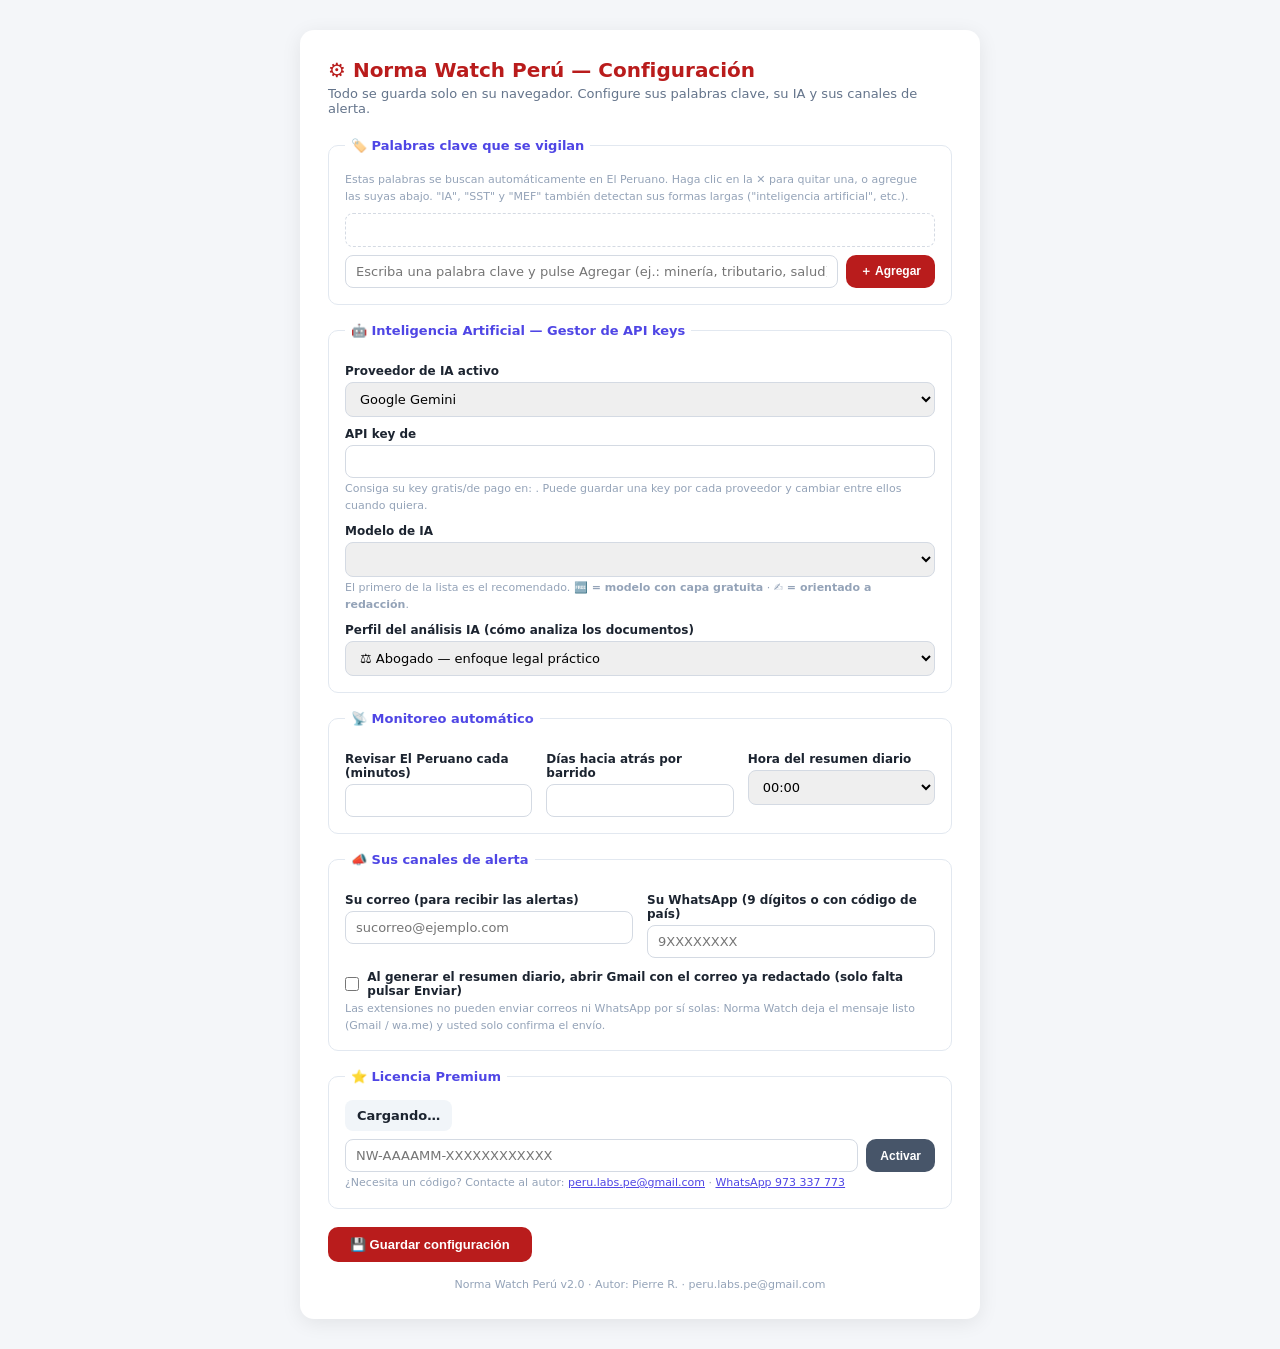
<file: extension/options.html>
<!DOCTYPE html>
<html lang="es">
<head>
  <meta charset="UTF-8" />
  <title>Configuración — Norma Watch Perú</title>
  <style>
    * { box-sizing: border-box; margin: 0; padding: 0; }
    body {
      font-family: "Segoe UI", system-ui, sans-serif;
      background: #f4f6f9;
      color: #1c2430;
      display: flex;
      justify-content: center;
      padding: 30px 16px;
    }
    .tarjeta {
      background: #fff;
      border-radius: 14px;
      box-shadow: 0 4px 20px rgba(0, 0, 0, 0.08);
      padding: 28px;
      width: 100%;
      max-width: 680px;
    }
    h1 { font-size: 20px; color: #b91c1c; margin-bottom: 4px; }
    .sub { font-size: 13px; color: #64748b; margin-bottom: 22px; }
    fieldset { border: 1px solid #e2e8f0; border-radius: 10px; padding: 16px; margin-bottom: 18px; }
    legend { font-size: 13px; font-weight: 700; color: #4f46e5; padding: 0 6px; }
    label { display: block; font-size: 12px; font-weight: 600; margin: 10px 0 4px; }
    input[type="text"], input[type="email"], input[type="password"], input[type="number"], select {
      width: 100%;
      padding: 8px 10px;
      border: 1px solid #d4dae3;
      border-radius: 8px;
      font-size: 13px;
      font-family: inherit;
    }
    .ayuda { font-size: 11px; color: #94a3b8; margin-top: 3px; line-height: 1.5; }
    .ayuda a { color: #4f46e5; }
    .fila { display: flex; gap: 14px; }
    .fila > div { flex: 1; }
    .check { display: flex; align-items: center; gap: 8px; margin-top: 12px; font-size: 13px; }
    .check input { width: 16px; height: 16px; }
    /* chips de palabras clave */
    .chips { display: flex; flex-wrap: wrap; gap: 6px; margin: 8px 0; min-height: 34px; padding: 6px; border: 1px dashed #d4dae3; border-radius: 8px; }
    .chip-kw {
      display: inline-flex; align-items: center; gap: 6px;
      background: #eef2ff; color: #4338ca; border-radius: 20px;
      padding: 4px 10px; font-size: 12px; font-weight: 700;
    }
    .chip-kw button { background: none; border: none; color: #4338ca; font-weight: 700; cursor: pointer; font-size: 13px; }
    .chip-kw button:hover { color: #dc2626; }
    .fila-agregar { display: flex; gap: 8px; }
    .fila-agregar input { flex: 1; }
    .btn { background: #b91c1c; color: #fff; border: none; border-radius: 10px; padding: 10px 22px; font-size: 13px; font-weight: 700; cursor: pointer; }
    .btn:hover { background: #991b1b; }
    .btn.sec { background: #475569; }
    .btn.mini { padding: 8px 14px; font-size: 12px; }
    #estado { margin-left: 12px; font-size: 13px; font-weight: 600; }
    #estado.ok { color: #16a34a; }
    #estado.error { color: #dc2626; }
    .lic-estado { font-size: 13px; font-weight: 700; padding: 8px 12px; border-radius: 8px; background: #f1f5f9; display: inline-block; margin-bottom: 8px; }
    .lic-estado.premium { background: #fef3c7; color: #92400e; }
    footer { text-align: center; font-size: 11px; color: #94a3b8; margin-top: 16px; }
  </style>
</head>
<body>
  <div class="tarjeta">
    <h1>⚙️ Norma Watch Perú — Configuración</h1>
    <p class="sub">Todo se guarda solo en su navegador. Configure sus palabras clave, su IA y sus canales de alerta.</p>

    <fieldset>
      <legend>🏷️ Palabras clave que se vigilan</legend>
      <p class="ayuda">Estas palabras se buscan automáticamente en El Peruano. Haga clic en la ✕ para quitar una, o agregue las suyas abajo. "IA", "SST" y "MEF" también detectan sus formas largas ("inteligencia artificial", etc.).</p>
      <div id="chipsKeywords" class="chips"></div>
      <div class="fila-agregar">
        <input id="nuevaKeyword" type="text" placeholder="Escriba una palabra clave y pulse Agregar (ej.: minería, tributario, salud)…" />
        <button id="btnAgregarKw" class="btn mini">＋ Agregar</button>
      </div>
    </fieldset>

    <fieldset>
      <legend>🤖 Inteligencia Artificial — Gestor de API keys</legend>
      <label for="selProveedor">Proveedor de IA activo</label>
      <select id="selProveedor"></select>
      <label for="txtApiKey">API key de <span id="lblProveedor"></span></label>
      <input id="txtApiKey" type="password" autocomplete="off" />
      <p class="ayuda">Consiga su key gratis/de pago en: <a id="lnkKey" href="#" target="_blank"></a>. Puede guardar una key por cada proveedor y cambiar entre ellos cuando quiera.</p>
      <label for="selModelo">Modelo de IA</label>
      <select id="selModelo"></select>
      <input id="txtModeloOtro" type="text" placeholder="Escriba el nombre exacto del modelo…" style="display:none; margin-top:6px" />
      <p class="ayuda">El primero de la lista es el recomendado. <b>🆓 = modelo con capa gratuita</b> · <b>✍️ = orientado a redacción</b>.</p>
      <label for="selPerfil">Perfil del análisis IA (cómo analiza los documentos)</label>
      <select id="selPerfil">
        <option value="abogado">⚖️ Abogado — enfoque legal práctico</option>
        <option value="analista">📚 Analista jurídico — técnico-normativo</option>
        <option value="economista">📊 Economista — impacto económico y fiscal</option>
      </select>
    </fieldset>

    <fieldset>
      <legend>📡 Monitoreo automático</legend>
      <div class="fila">
        <div>
          <label for="frecuenciaMin">Revisar El Peruano cada (minutos)</label>
          <input id="frecuenciaMin" type="number" min="15" max="720" />
        </div>
        <div>
          <label for="diasRetro">Días hacia atrás por barrido</label>
          <input id="diasRetro" type="number" min="1" max="15" />
        </div>
        <div>
          <label for="horaResumen">Hora del resumen diario</label>
          <select id="horaResumen"></select>
        </div>
      </div>
    </fieldset>

    <fieldset>
      <legend>📣 Sus canales de alerta</legend>
      <div class="fila">
        <div>
          <label for="email">Su correo (para recibir las alertas)</label>
          <input id="email" type="email" placeholder="sucorreo@ejemplo.com" />
        </div>
        <div>
          <label for="whatsapp">Su WhatsApp (9 dígitos o con código de país)</label>
          <input id="whatsapp" type="text" placeholder="9XXXXXXXX" />
        </div>
      </div>
      <div class="check">
        <input id="abrirCorreoAuto" type="checkbox" />
        <label for="abrirCorreoAuto" style="margin:0">Al generar el resumen diario, abrir Gmail con el correo ya redactado (solo falta pulsar Enviar)</label>
      </div>
      <p class="ayuda">Las extensiones no pueden enviar correos ni WhatsApp por sí solas: Norma Watch deja el mensaje listo (Gmail / wa.me) y usted solo confirma el envío.</p>
    </fieldset>

    <fieldset>
      <legend>⭐ Licencia Premium</legend>
      <span id="licEstado" class="lic-estado">Cargando…</span>
      <div class="fila-agregar">
        <input id="txtCodigo" type="text" placeholder="NW-AAAAMM-XXXXXXXXXXXX" style="text-transform:uppercase" />
        <button id="btnActivar" class="btn mini sec">Activar</button>
      </div>
      <p id="msgLicencia" class="ayuda"></p>
      <p class="ayuda">¿Necesita un código? Contacte al autor: <a href="mailto:peru.labs.pe@gmail.com">peru.labs.pe@gmail.com</a> · <a href="https://wa.me/51973337773" target="_blank">WhatsApp 973 337 773</a></p>
    </fieldset>

    <button id="btnGuardar" class="btn">💾 Guardar configuración</button>
    <span id="estado"></span>

    <footer>Norma Watch Perú v2.0 · Autor: Pierre R. · peru.labs.pe@gmail.com</footer>
  </div>
  <script src="licencia.js"></script>
  <script src="ia.js"></script>
  <script src="options.js"></script>
</body>
</html>
</file>
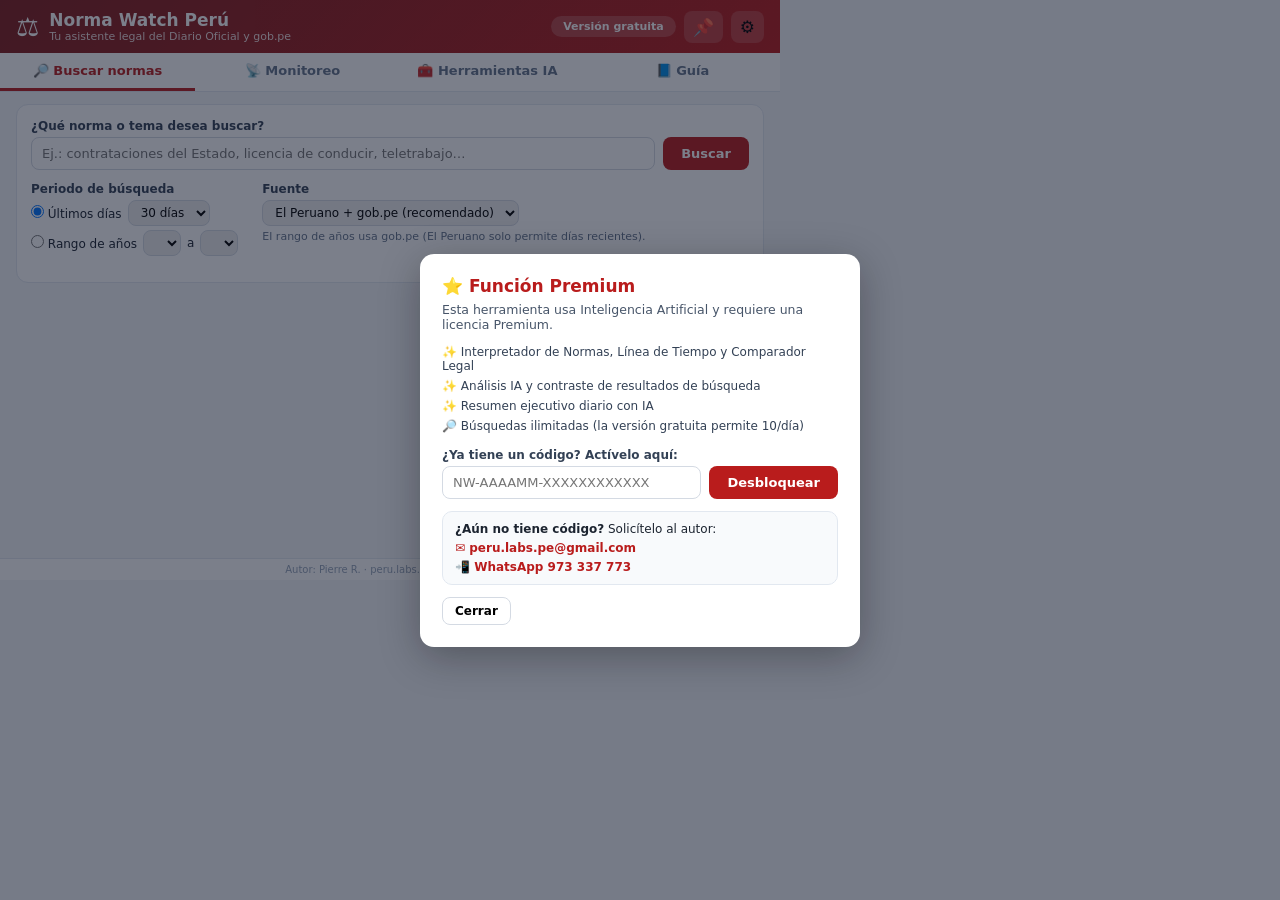
<file: extension/popup.html>
<!DOCTYPE html>
<html lang="es">
<head>
  <meta charset="UTF-8" />
  <title>Norma Watch Perú</title>
  <link rel="stylesheet" href="popup.css" />
</head>
<body>
  <header>
    <div class="marca">
      <span class="logo">⚖️</span>
      <div>
        <h1>Norma Watch Perú</h1>
        <p id="subtitulo">Tu asistente legal del Diario Oficial y gob.pe</p>
      </div>
    </div>
    <div class="cab-der">
      <span id="chipLicencia" class="chip-lic">Versión gratuita</span>
      <button id="btnFijar" class="icono" title="Fijar al costado del navegador (panel lateral)">📌</button>
      <button id="btnOpciones" class="icono" title="Configuración (API keys, palabras clave, alertas)">⚙️</button>
    </div>
  </header>

  <nav class="tabs">
    <button class="tab activa" data-tab="buscar">🔎 Buscar normas</button>
    <button class="tab" data-tab="monitoreo">📡 Monitoreo</button>
    <button class="tab" data-tab="herramientas">🧰 Herramientas IA</button>
    <button class="tab" data-tab="guia">📘 Guía</button>
  </nav>

  <div id="estado" class="estado" hidden></div>

  <main>
    <!-- ============ 🔎 BUSCAR (Legal Search Perú) ============ -->
    <section id="tab-buscar">
      <div class="panel-busqueda">
        <label class="etiqueta">¿Qué norma o tema desea buscar?</label>
        <div class="fila-busqueda">
          <input id="txtBuscar" type="search" placeholder="Ej.: contrataciones del Estado, licencia de conducir, teletrabajo…" />
          <button id="btnBuscarNorma" class="primario">Buscar</button>
        </div>

        <div class="fila-opciones">
          <div class="grupo">
            <label class="etiqueta">Periodo de búsqueda</label>
            <div class="radios">
              <label><input type="radio" name="modoRango" value="dias" checked /> Últimos días</label>
              <select id="selDias">
                <option value="7">7 días</option>
                <option value="15">15 días</option>
                <option value="30" selected>30 días</option>
                <option value="60">60 días</option>
                <option value="90">90 días</option>
              </select>
            </div>
            <div class="radios">
              <label><input type="radio" name="modoRango" value="anios" /> Rango de años</label>
              <select id="selAnioDesde"></select>
              <span>a</span>
              <select id="selAnioHasta"></select>
            </div>
          </div>
          <div class="grupo">
            <label class="etiqueta">Fuente</label>
            <select id="selFuente">
              <option value="ambas" selected>El Peruano + gob.pe (recomendado)</option>
              <option value="gobpe">Solo gob.pe (todas las entidades)</option>
              <option value="elperuano">Solo El Peruano (diario oficial)</option>
            </select>
            <p class="nota" id="notaFuente">El rango de años usa gob.pe (El Peruano solo permite días recientes).</p>
          </div>
        </div>
        <p class="contador" id="contadorBusquedas"></p>
      </div>

      <div id="resBusqueda" hidden>
        <div class="barra-resultados">
          <span id="lblResultados"></span>
          <div class="btns-mini">
            <button id="btnAnalisisIA" class="ia">✨ Análisis IA de resultados</button>
            <span class="exporta">Exportar:
              <button data-exp="pdf">PDF</button><button data-exp="word">Word</button><button data-exp="excel">Excel</button><button data-exp="md">MD</button><button data-exp="json">JSON</button>
            </span>
          </div>
        </div>
        <div id="panelAnalisis" class="panel-ia" hidden>
          <div class="barra-resultados">
            <h3>✨ Análisis y contraste de resultados</h3>
            <button id="btnCopiarAnalisis" class="mini">📋 Copiar</button>
          </div>
          <pre id="txtAnalisis"></pre>
        </div>
        <div id="listaBusqueda"></div>
      </div>
    </section>

    <!-- ============ 📡 MONITOREO ============ -->
    <section id="tab-monitoreo" hidden>
      <div class="acciones">
        <button id="btnRevisar" class="primario">🔄 Revisar El Peruano ahora</button>
        <button id="btnResumen" class="ia">✨ Resumen IA del día</button>
        <span class="exporta">Exportar detectadas:
          <button data-expmon="pdf">PDF</button><button data-expmon="word">Word</button><button data-expmon="excel">Excel</button><button data-expmon="md">MD</button><button data-expmon="json">JSON</button>
        </span>
      </div>
      <p class="nota" id="notaMonitoreo"></p>
      <input id="filtro" type="search" placeholder="Filtrar por texto, entidad o palabra clave…" />
      <div class="subtabs">
        <button class="subtab activa" data-vista="normas">Normas detectadas</button>
        <button class="subtab" data-vista="resumenes">Resúmenes diarios</button>
      </div>
      <div id="vistaNormas">
        <p id="vacioNormas" class="vacio">Aún no hay normas detectadas.<br />Pulsa <b>Revisar El Peruano ahora</b> para el primer barrido.</p>
        <div id="listaNormas"></div>
      </div>
      <div id="vistaResumenes" hidden>
        <p id="vacioResumenes" class="vacio">Todavía no hay resúmenes.<br />Pulsa <b>✨ Resumen IA del día</b> para generar uno.</p>
        <div id="listaResumenes"></div>
      </div>
    </section>

    <!-- ============ 🧰 HERRAMIENTAS IA ============ -->
    <section id="tab-herramientas" hidden>
      <div id="menuHerramientas" class="cards">
        <button class="card" data-herr="interprete">
          <span class="card-icono">🔍</span>
          <span class="card-cuerpo"><b>Interpretador de Normas</b><small>Explica en lenguaje claro: obligaciones, a quién aplica, plazos, sanciones y riesgos de cualquier norma.</small></span>
          <span class="candado" data-cand="interprete">🔒 Premium</span>
        </button>
        <button class="card" data-herr="timeline">
          <span class="card-icono">📅</span>
          <span class="card-cuerpo"><b>Línea de Tiempo Legal</b><small>Convierte una norma, expediente o resolución en una línea de tiempo con fechas, hitos, modificaciones y vigencia.</small></span>
          <span class="candado" data-cand="timeline">🔒 Premium</span>
        </button>
        <button class="card" data-herr="comparador">
          <span class="card-icono">⚔️</span>
          <span class="card-cuerpo"><b>Comparador Legal IA</b><small>Compara dos normas o versiones de una misma norma y explica los cambios relevantes artículo por artículo.</small></span>
          <span class="candado" data-cand="comparador">🔒 Premium</span>
        </button>
        <button class="card" data-herr="buscarinfo">
          <span class="card-icono">🔎</span>
          <span class="card-cuerpo"><b>Buscador Legal Perú</b><small>Busca normas, decretos y resoluciones en El Peruano y gob.pe. Gratis (10 búsquedas/día). El análisis IA de resultados es Premium.</small></span>
          <span class="candado libre">✅ Incluido</span>
        </button>
      </div>

      <!-- vista de herramienta activa -->
      <div id="vistaHerramienta" hidden>
        <div class="herr-cab">
          <button id="btnVolverHerr" class="mini">← Volver</button>
          <h2 id="tituloHerr"></h2>
        </div>

        <div id="herr-interprete" hidden>
          <p class="nota">Pegue el texto de la norma <b>o</b> use el botón para leer la norma abierta en su pestaña actual.</p>
          <button id="btnLeerPestana" class="mini">📄 Leer norma de la pestaña actual</button>
          <textarea id="txtInterprete" placeholder="Pegue aquí el texto de la norma (o parte de ella)…"></textarea>
          <button id="btnInterpretar" class="ia">✨ Interpretar norma</button>
        </div>

        <div id="herr-timeline" hidden>
          <p class="nota">Pegue el texto de la norma, expediente o resolución <b>o</b> léalo desde la pestaña actual.</p>
          <button id="btnLeerPestanaTl" class="mini">📄 Leer desde la pestaña actual</button>
          <textarea id="txtTimeline" placeholder="Pegue aquí el texto…"></textarea>
          <button id="btnGenerarTimeline" class="ia">✨ Construir línea de tiempo</button>
        </div>

        <div id="herr-comparador" hidden>
          <p class="nota">Pegue las dos normas (o dos versiones de la misma norma) que desea comparar.</p>
          <div class="dos-columnas">
            <textarea id="txtNormaA" placeholder="Norma / versión A…"></textarea>
            <textarea id="txtNormaB" placeholder="Norma / versión B…"></textarea>
          </div>
          <button id="btnComparar" class="ia">✨ Comparar artículo por artículo</button>
        </div>

        <div id="resultadoHerr" class="panel-ia" hidden>
          <div class="barra-resultados">
            <h3 id="tituloResultadoHerr"></h3>
            <span class="exporta">
              <button id="btnCopiarHerr">📋 Copiar</button>
              Exportar:
              <button data-expherr="pdf">PDF</button><button data-expherr="word">Word</button><button data-expherr="md">MD</button><button data-expherr="json">JSON</button>
            </span>
          </div>
          <div id="lineaTiempo" hidden></div>
          <pre id="txtResultadoHerr"></pre>
        </div>
      </div>
    </section>

    <!-- ============ 📘 GUÍA ============ -->
    <section id="tab-guia" hidden>
      <div class="guia">
        <h2>📘 Guía rápida (en lenguaje sencillo)</h2>
        <div class="paso"><b>🔎 Buscar normas.</b> Escriba el tema (ej. “teletrabajo”) y pulse Buscar. Puede elegir buscar en los últimos días o por rango de años. Cada resultado muestra la entidad, la fecha, qué resuelve o autoriza, y los enlaces a la ficha oficial y al PDF. La versión gratuita permite <b>10 búsquedas al día</b>.</div>
        <div class="paso"><b>📡 Monitoreo automático.</b> La extensión revisa El Peruano sola, cada hora, buscando sus palabras clave (SST, contrataciones, presupuesto, etc.). Cuando encuentra algo, le avisa con una notificación. Las palabras clave se cambian en ⚙️ Configuración.</div>
        <div class="paso"><b>✨ Herramientas con Inteligencia Artificial (Premium ⭐).</b><br>• <b>Interpretador de Normas:</b> explica una norma en palabras simples — qué obliga, a quién, plazos, sanciones y riesgos.<br>• <b>Línea de Tiempo Legal:</b> arma un calendario de la norma: cuándo se publicó, cuándo entra en vigencia, modificaciones e hitos.<br>• <b>Comparador Legal:</b> muestra qué cambió entre dos normas, artículo por artículo.<br>• <b>Análisis IA de búsquedas:</b> compara y contrasta los resultados y le dice cuál es relevante para su caso.</div>
        <div class="paso"><b>⭐ ¿Cómo activo Premium?</b> Pulse cualquier función con el candado 🔒 y siga las instrucciones: se activa con un código de licencia. Para obtenerlo, contacte al autor: <a href="mailto:peru.labs.pe@gmail.com">peru.labs.pe@gmail.com</a> o WhatsApp <a href="https://wa.me/51973337773" target="_blank">973 337 773</a>.</div>
        <div class="paso"><b>📄 Exportar.</b> Todos los resultados se pueden guardar en <b>PDF, Word, Excel, Markdown o JSON</b> con los botones "Exportar". El PDF se genera con el botón 🖨️ del reporte (Guardar como PDF).</div>
        <div class="paso"><b>⚙️ Configuración.</b> En el engranaje puede: cambiar las palabras clave, poner <b>su</b> correo y <b>su</b> WhatsApp para las alertas, elegir el proveedor de IA (Gemini, OpenAI, Claude u OpenRouter), pegar su API key y elegir el modelo.</div>
        <div class="paso"><b>🛠️ Instalación en otra computadora.</b> Descargue la extensión desde <a href="https://github.com/oprbguitar/Norma-watch" target="_blank">github.com/oprbguitar/Norma-watch</a>, abra <code>chrome://extensions</code>, active "Modo de desarrollador" y pulse "Cargar extensión sin empaquetar". Guía completa en <code>INSTALACION.md</code> del repositorio.</div>
      </div>
    </section>
  </main>

  <!-- ============ MODAL PREMIUM ============ -->
  <div id="modalPremium" class="modal" hidden>
    <div class="modal-caja">
      <h2>⭐ Función Premium</h2>
      <p id="modalDetalle">Esta herramienta usa Inteligencia Artificial y requiere una licencia Premium.</p>
      <ul class="beneficios">
        <li>✨ Interpretador de Normas, Línea de Tiempo y Comparador Legal</li>
        <li>✨ Análisis IA y contraste de resultados de búsqueda</li>
        <li>✨ Resumen ejecutivo diario con IA</li>
        <li>🔎 Búsquedas ilimitadas (la versión gratuita permite 10/día)</li>
      </ul>
      <label class="etiqueta">¿Ya tiene un código? Actívelo aquí:</label>
      <div class="fila-busqueda">
        <input id="txtCodigo" type="text" placeholder="NW-AAAAMM-XXXXXXXXXXXX" />
        <button id="btnActivar" class="primario">Desbloquear</button>
      </div>
      <p id="msgLicencia" class="nota"></p>
      <div class="contacto">
        <p><b>¿Aún no tiene código?</b> Solicítelo al autor:</p>
        <a href="mailto:peru.labs.pe@gmail.com?subject=Solicito%20licencia%20Premium%20Norma%20Watch%20Per%C3%BA" target="_blank">✉️ peru.labs.pe@gmail.com</a>
        <a href="https://wa.me/51973337773?text=Hola%2C%20quiero%20la%20licencia%20Premium%20de%20Norma%20Watch%20Per%C3%BA" target="_blank">📲 WhatsApp 973 337 773</a>
      </div>
      <button id="btnCerrarModal" class="mini">Cerrar</button>
    </div>
  </div>

  <footer id="pie">Autor: Pierre R. · peru.labs.pe@gmail.com</footer>

  <script src="licencia.js"></script>
  <script src="ia.js"></script>
  <script src="exportar.js"></script>
  <script src="popup.js"></script>
</body>
</html>
</file>
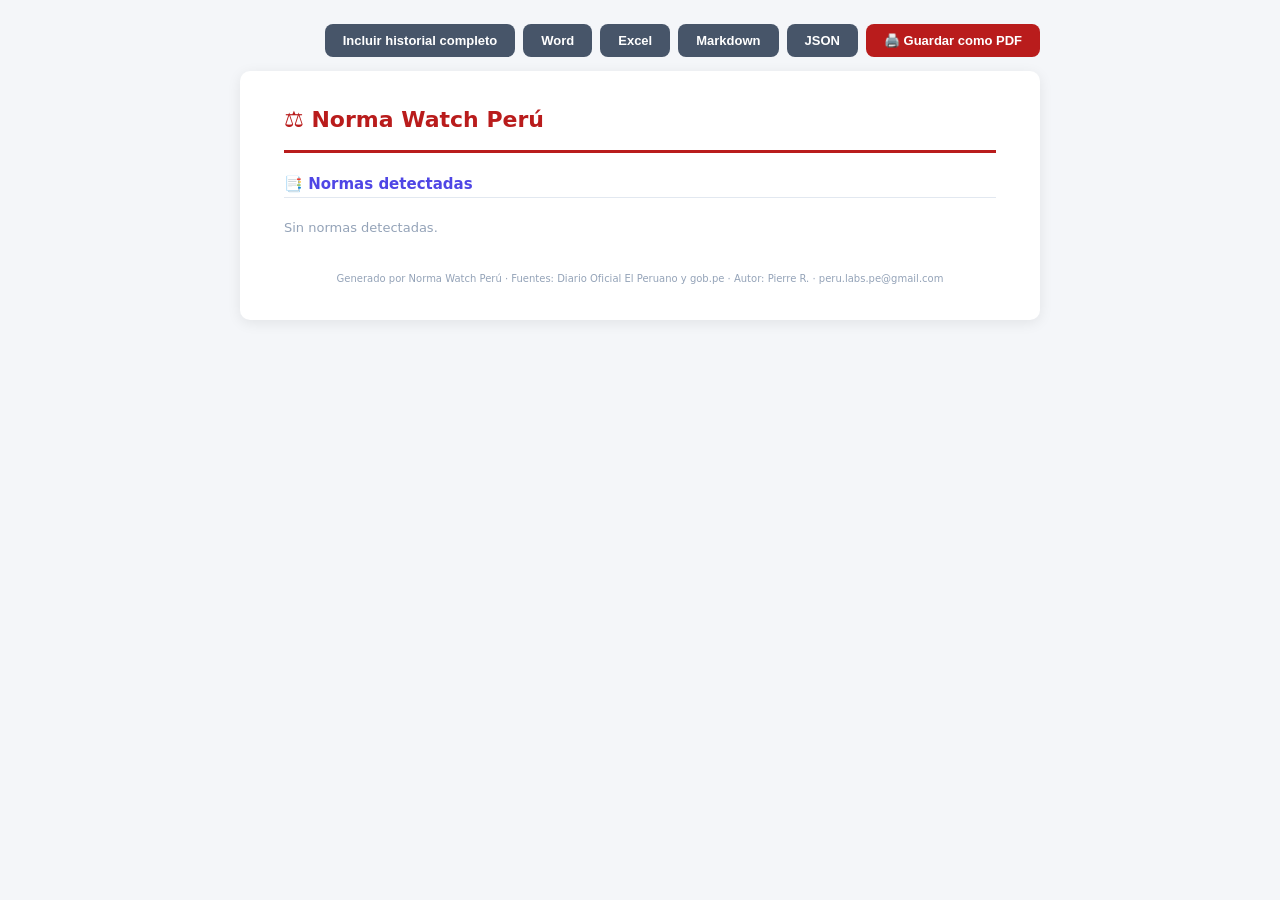
<file: extension/report.html>
<!DOCTYPE html>
<html lang="es">
<head>
  <meta charset="UTF-8" />
  <title>Reporte — Norma Watch Perú</title>
  <style>
    * { box-sizing: border-box; margin: 0; padding: 0; }
    body {
      font-family: "Segoe UI", system-ui, sans-serif;
      color: #1c2430;
      background: #f4f6f9;
      padding: 24px;
    }
    .hoja { background: #fff; max-width: 800px; margin: 0 auto; padding: 36px 44px; border-radius: 10px; box-shadow: 0 3px 14px rgba(0,0,0,.08); }
    .barra { max-width: 800px; margin: 0 auto 14px; display: flex; gap: 8px; justify-content: flex-end; }
    .barra button {
      border: none; border-radius: 8px; padding: 9px 18px; font-size: 13px; font-weight: 700; cursor: pointer;
      background: #b91c1c; color: #fff;
    }
    .barra button.sec { background: #475569; }
    header { border-bottom: 3px solid #b91c1c; padding-bottom: 14px; margin-bottom: 20px; }
    h1 { font-size: 22px; color: #b91c1c; }
    .meta { font-size: 12px; color: #64748b; margin-top: 4px; }
    h2 { font-size: 15px; color: #4f46e5; margin: 22px 0 10px; border-bottom: 1px solid #e2e8f0; padding-bottom: 4px; }
    .resumen-ia { white-space: pre-wrap; font-size: 13px; line-height: 1.55; background: #f8fafc; border: 1px solid #e2e8f0; border-radius: 8px; padding: 14px; }
    .norma { padding: 10px 0; border-bottom: 1px dashed #e2e8f0; page-break-inside: avoid; }
    .norma .entidad { font-size: 10px; font-weight: 700; color: #b91c1c; text-transform: uppercase; }
    .norma .titulo { font-size: 13.5px; font-weight: 700; margin: 2px 0; }
    .norma .sumilla { font-size: 12px; color: #475569; }
    .norma .pie { font-size: 11px; color: #64748b; margin-top: 4px; }
    .kw { background: #eef2ff; color: #4338ca; border-radius: 20px; padding: 1px 8px; font-size: 10px; font-weight: 700; margin-right: 4px; }
    .enlace { font-size: 10.5px; color: #4f46e5; word-break: break-all; }
    footer { margin-top: 26px; font-size: 10px; color: #94a3b8; text-align: center; }
    .vacio { color: #94a3b8; font-size: 13px; padding: 12px 0; }
    @media print {
      body { background: #fff; padding: 0; }
      .hoja { box-shadow: none; border-radius: 0; max-width: none; padding: 10mm 12mm; }
      .barra { display: none; }
    }
  </style>
</head>
<body>
  <div class="barra">
    <button class="sec" id="btnTodo">Incluir historial completo</button>
    <button class="sec" data-expr="word">Word</button>
    <button class="sec" data-expr="excel">Excel</button>
    <button class="sec" data-expr="md">Markdown</button>
    <button class="sec" data-expr="json">JSON</button>
    <button id="btnPdf">🖨️ Guardar como PDF</button>
  </div>
  <div class="hoja">
    <header>
      <h1>⚖️ Norma Watch Perú</h1>
      <div class="meta" id="meta"></div>
    </header>
    <section id="secResumen" hidden>
      <h2>✨ Resumen ejecutivo (IA)</h2>
      <div class="resumen-ia" id="resumenIa"></div>
    </section>
    <section>
      <h2 id="tituloNormas">📑 Normas detectadas</h2>
      <div id="listaNormas"><p class="vacio">Sin normas detectadas.</p></div>
    </section>
    <footer>Generado por Norma Watch Perú · Fuentes: Diario Oficial El Peruano y gob.pe · Autor: Pierre R. · peru.labs.pe@gmail.com</footer>
  </div>
  <script src="exportar.js"></script>
  <script src="report.js"></script>
</body>
</html>
</file>
<file: extension/popup.css>
* { box-sizing: border-box; margin: 0; padding: 0; }

body {
  width: 780px;
  max-width: 100vw;
  height: 580px;
  font-family: "Segoe UI", system-ui, sans-serif;
  font-size: 13px;
  color: #1c2430;
  background: #f4f6f9;
  display: flex;
  flex-direction: column;
}

/* ---------- cabecera ---------- */
header {
  display: flex;
  align-items: center;
  justify-content: space-between;
  padding: 10px 16px;
  background: linear-gradient(135deg, #7f1d1d, #b91c1c);
  color: #fff;
}
.marca { display: flex; align-items: center; gap: 10px; }
.logo { font-size: 26px; }
h1 { font-size: 17px; font-weight: 700; }
#subtitulo { font-size: 11px; opacity: 0.85; }
.cab-der { display: flex; align-items: center; gap: 8px; }
.chip-lic {
  background: rgba(255, 255, 255, 0.18);
  border-radius: 20px;
  padding: 4px 12px;
  font-size: 11px;
  font-weight: 700;
}
.chip-lic.premium { background: #fbbf24; color: #713f12; }
button.icono {
  background: rgba(255, 255, 255, 0.15);
  border: none;
  border-radius: 8px;
  font-size: 17px;
  padding: 6px 9px;
  cursor: pointer;
}
button.icono:hover { background: rgba(255, 255, 255, 0.3); }

/* ---------- tabs principales ---------- */
.tabs { display: flex; background: #fff; border-bottom: 1px solid #e2e8f0; }
.tab {
  flex: 1;
  border: none;
  background: none;
  padding: 10px 6px;
  font-size: 13px;
  font-weight: 600;
  color: #64748b;
  cursor: pointer;
  border-bottom: 3px solid transparent;
}
.tab:hover { background: #f8fafc; }
.tab.activa { color: #b91c1c; border-bottom-color: #b91c1c; }

/* ---------- genéricos ---------- */
main { flex: 1; overflow-y: auto; padding: 12px 16px; }
.etiqueta { display: block; font-size: 12px; font-weight: 700; color: #334155; margin-bottom: 4px; }
.nota { font-size: 11px; color: #64748b; margin: 4px 0; }
.vacio { text-align: center; color: #94a3b8; padding: 30px 10px; line-height: 1.6; }
input[type="search"], input[type="text"], textarea, select {
  border: 1px solid #d4dae3;
  border-radius: 8px;
  padding: 8px 10px;
  font-size: 13px;
  font-family: inherit;
}
textarea { width: 100%; min-height: 110px; resize: vertical; margin: 8px 0; }
button { font-family: inherit; }
.primario {
  background: #b91c1c; color: #fff; border: none; border-radius: 8px;
  padding: 8px 18px; font-size: 13px; font-weight: 700; cursor: pointer;
}
.primario:hover { background: #991b1b; }
.ia {
  background: #4f46e5; color: #fff; border: none; border-radius: 8px;
  padding: 8px 14px; font-size: 12.5px; font-weight: 700; cursor: pointer;
}
.ia:hover { background: #4338ca; }
.mini {
  background: #fff; border: 1px solid #d4dae3; border-radius: 8px;
  padding: 6px 12px; font-size: 12px; font-weight: 600; cursor: pointer;
}
.mini:hover { background: #eef2f7; }
button:disabled { opacity: 0.5; cursor: wait; }

.estado {
  margin: 8px 16px 0;
  padding: 8px 10px;
  border-radius: 8px;
  background: #fef3c7;
  border: 1px solid #fcd34d;
  font-size: 12px;
  white-space: pre-wrap;
}
.estado.error { background: #fee2e2; border-color: #fca5a5; }
.estado.ok { background: #dcfce7; border-color: #86efac; }

/* ---------- búsqueda ---------- */
.panel-busqueda {
  background: #fff;
  border: 1px solid #e2e8f0;
  border-radius: 12px;
  padding: 14px;
}
.fila-busqueda { display: flex; gap: 8px; }
.fila-busqueda input { flex: 1; }
.fila-opciones { display: flex; gap: 24px; margin-top: 12px; flex-wrap: wrap; }
.grupo .radios { display: flex; align-items: center; gap: 6px; margin: 4px 0; font-size: 12px; }
.grupo select { padding: 4px 8px; font-size: 12px; }
.contador { font-size: 11px; font-weight: 700; color: #b91c1c; margin-top: 8px; }

.barra-resultados {
  display: flex;
  align-items: center;
  justify-content: space-between;
  flex-wrap: wrap;
  gap: 6px;
  margin: 12px 0 8px;
}
#lblResultados { font-weight: 700; font-size: 13px; }
.btns-mini { display: flex; align-items: center; gap: 8px; flex-wrap: wrap; }
.exporta { font-size: 11px; color: #64748b; display: inline-flex; align-items: center; gap: 4px; }
.exporta button {
  background: #fff; border: 1px solid #d4dae3; border-radius: 6px;
  padding: 3px 8px; font-size: 11px; font-weight: 700; cursor: pointer; color: #334155;
}
.exporta button:hover { background: #eef2f7; border-color: #b91c1c; color: #b91c1c; }

.panel-ia {
  background: #eef2ff;
  border: 1px solid #c7d2fe;
  border-radius: 10px;
  padding: 12px;
  margin-bottom: 10px;
}
.panel-ia h3 { font-size: 13px; color: #4338ca; margin-bottom: 6px; }
.panel-ia pre {
  white-space: pre-wrap;
  font-family: inherit;
  font-size: 12.5px;
  color: #1e293b;
  max-height: 300px;
  overflow-y: auto;
}

/* ---------- tarjetas de norma ---------- */
.norma {
  background: #fff;
  border: 1px solid #e2e8f0;
  border-radius: 10px;
  padding: 10px 12px;
  margin-bottom: 8px;
}
.norma.nueva { border-left: 4px solid #b91c1c; }
.norma-entidad { font-size: 10px; font-weight: 700; color: #b91c1c; text-transform: uppercase; }
.norma-titulo { font-size: 13px; font-weight: 600; margin: 3px 0; }
.norma-titulo a { color: #1c2430; text-decoration: none; }
.norma-titulo a:hover { color: #b91c1c; text-decoration: underline; }
.norma-sumilla { font-size: 12px; color: #475569; margin-bottom: 6px; }
.norma-pie { display: flex; align-items: center; flex-wrap: wrap; gap: 6px; font-size: 11px; color: #64748b; }
.kw { background: #eef2ff; color: #4338ca; border-radius: 20px; padding: 2px 8px; font-size: 10px; font-weight: 700; }
.fuente-badge { background: #f1f5f9; color: #475569; border-radius: 20px; padding: 2px 8px; font-size: 10px; font-weight: 700; }
.norma-pie .enlaces { margin-left: auto; display: flex; gap: 8px; }
.norma-pie a { color: #b91c1c; font-weight: 600; text-decoration: none; }

/* ---------- monitoreo ---------- */
.acciones { display: flex; flex-wrap: wrap; align-items: center; gap: 8px; margin-bottom: 6px; }
#filtro { width: 100%; margin: 8px 0; }
.subtabs { display: flex; gap: 4px; margin-bottom: 8px; }
.subtab {
  flex: 1; border: none; background: none; border-bottom: 2px solid transparent;
  padding: 6px; font-size: 12px; font-weight: 600; color: #64748b; cursor: pointer;
}
.subtab.activa { color: #b91c1c; border-bottom-color: #b91c1c; }

.resumen { background: #fff; border: 1px solid #e2e8f0; border-radius: 10px; padding: 12px; margin-bottom: 8px; }
.resumen h3 { font-size: 12px; color: #4f46e5; margin-bottom: 6px; }
.resumen pre { white-space: pre-wrap; font-family: inherit; font-size: 12px; color: #334155; max-height: 260px; overflow-y: auto; }

/* ---------- herramientas ---------- */
.cards { display: grid; grid-template-columns: 1fr 1fr; gap: 10px; }
.card {
  display: flex;
  align-items: flex-start;
  gap: 10px;
  background: #fff;
  border: 1px solid #e2e8f0;
  border-radius: 12px;
  padding: 14px;
  cursor: pointer;
  text-align: left;
  position: relative;
}
.card:hover { border-color: #b91c1c; box-shadow: 0 2px 10px rgba(185, 28, 28, 0.1); }
.card-icono { font-size: 26px; }
.card-cuerpo b { font-size: 13.5px; display: block; margin-bottom: 3px; }
.card-cuerpo small { font-size: 11.5px; color: #64748b; line-height: 1.45; display: block; }
.candado {
  position: absolute;
  top: 8px;
  right: 8px;
  background: #fef3c7;
  color: #92400e;
  border-radius: 20px;
  padding: 2px 8px;
  font-size: 10px;
  font-weight: 700;
}
.candado.libre { background: #dcfce7; color: #166534; }
.candado.desbloqueado { background: #fbbf24; color: #713f12; }

.herr-cab { display: flex; align-items: center; gap: 10px; margin-bottom: 10px; }
.herr-cab h2 { font-size: 15px; color: #b91c1c; }
.dos-columnas { display: flex; gap: 8px; }
.dos-columnas textarea { flex: 1; }

/* línea de tiempo */
#lineaTiempo { margin: 8px 0; }
.hito { display: flex; gap: 10px; padding: 6px 0; }
.hito-fecha {
  min-width: 95px; font-size: 11px; font-weight: 700; color: #b91c1c; text-align: right;
  border-right: 3px solid #b91c1c; padding-right: 10px;
}
.hito-cuerpo { font-size: 12px; }
.hito-cuerpo b { display: block; font-size: 12.5px; }
.hito-cuerpo span { color: #64748b; }

/* ---------- guía ---------- */
.guia h2 { font-size: 15px; color: #b91c1c; margin-bottom: 10px; }
.paso {
  background: #fff; border: 1px solid #e2e8f0; border-left: 4px solid #4f46e5;
  border-radius: 8px; padding: 10px 12px; margin-bottom: 8px; font-size: 12.5px; line-height: 1.55;
}
.paso a { color: #4f46e5; font-weight: 600; }
.paso code { background: #f1f5f9; border-radius: 4px; padding: 1px 5px; font-size: 11px; }

/* ---------- modal premium ---------- */
.modal {
  position: fixed; inset: 0; background: rgba(15, 23, 42, 0.55);
  display: flex; align-items: center; justify-content: center; z-index: 50;
}
.modal-caja {
  background: #fff; border-radius: 14px; padding: 22px; width: 440px;
  max-height: 90%; overflow-y: auto; box-shadow: 0 10px 40px rgba(0, 0, 0, 0.3);
}
.modal-caja h2 { color: #b91c1c; font-size: 17px; margin-bottom: 6px; }
.modal-caja > p { font-size: 12.5px; color: #475569; margin-bottom: 10px; }
.beneficios { list-style: none; margin-bottom: 12px; }
.beneficios li { font-size: 12px; padding: 3px 0; color: #334155; }
#txtCodigo { flex: 1; text-transform: uppercase; }
.contacto {
  background: #f8fafc; border: 1px solid #e2e8f0; border-radius: 10px;
  padding: 10px 12px; margin: 12px 0; font-size: 12px;
}
.contacto a { display: block; color: #b91c1c; font-weight: 700; text-decoration: none; margin-top: 5px; }
.contacto a:hover { text-decoration: underline; }

/* ---------- pie ---------- */
footer {
  padding: 5px 16px;
  font-size: 10px;
  color: #94a3b8;
  border-top: 1px solid #e2e8f0;
  background: #fff;
  text-align: center;
}


/* ---------- modo panel lateral (ventana angosta) ---------- */
@media (max-width: 520px) {
  body { width: 100vw; height: 100vh; }
  .cards { grid-template-columns: 1fr; }
  .tab { font-size: 11px; padding: 8px 2px; }
  .dos-columnas { flex-direction: column; }
  .fila-opciones { gap: 10px; }
  header { flex-wrap: wrap; gap: 6px; }
}
</file>
